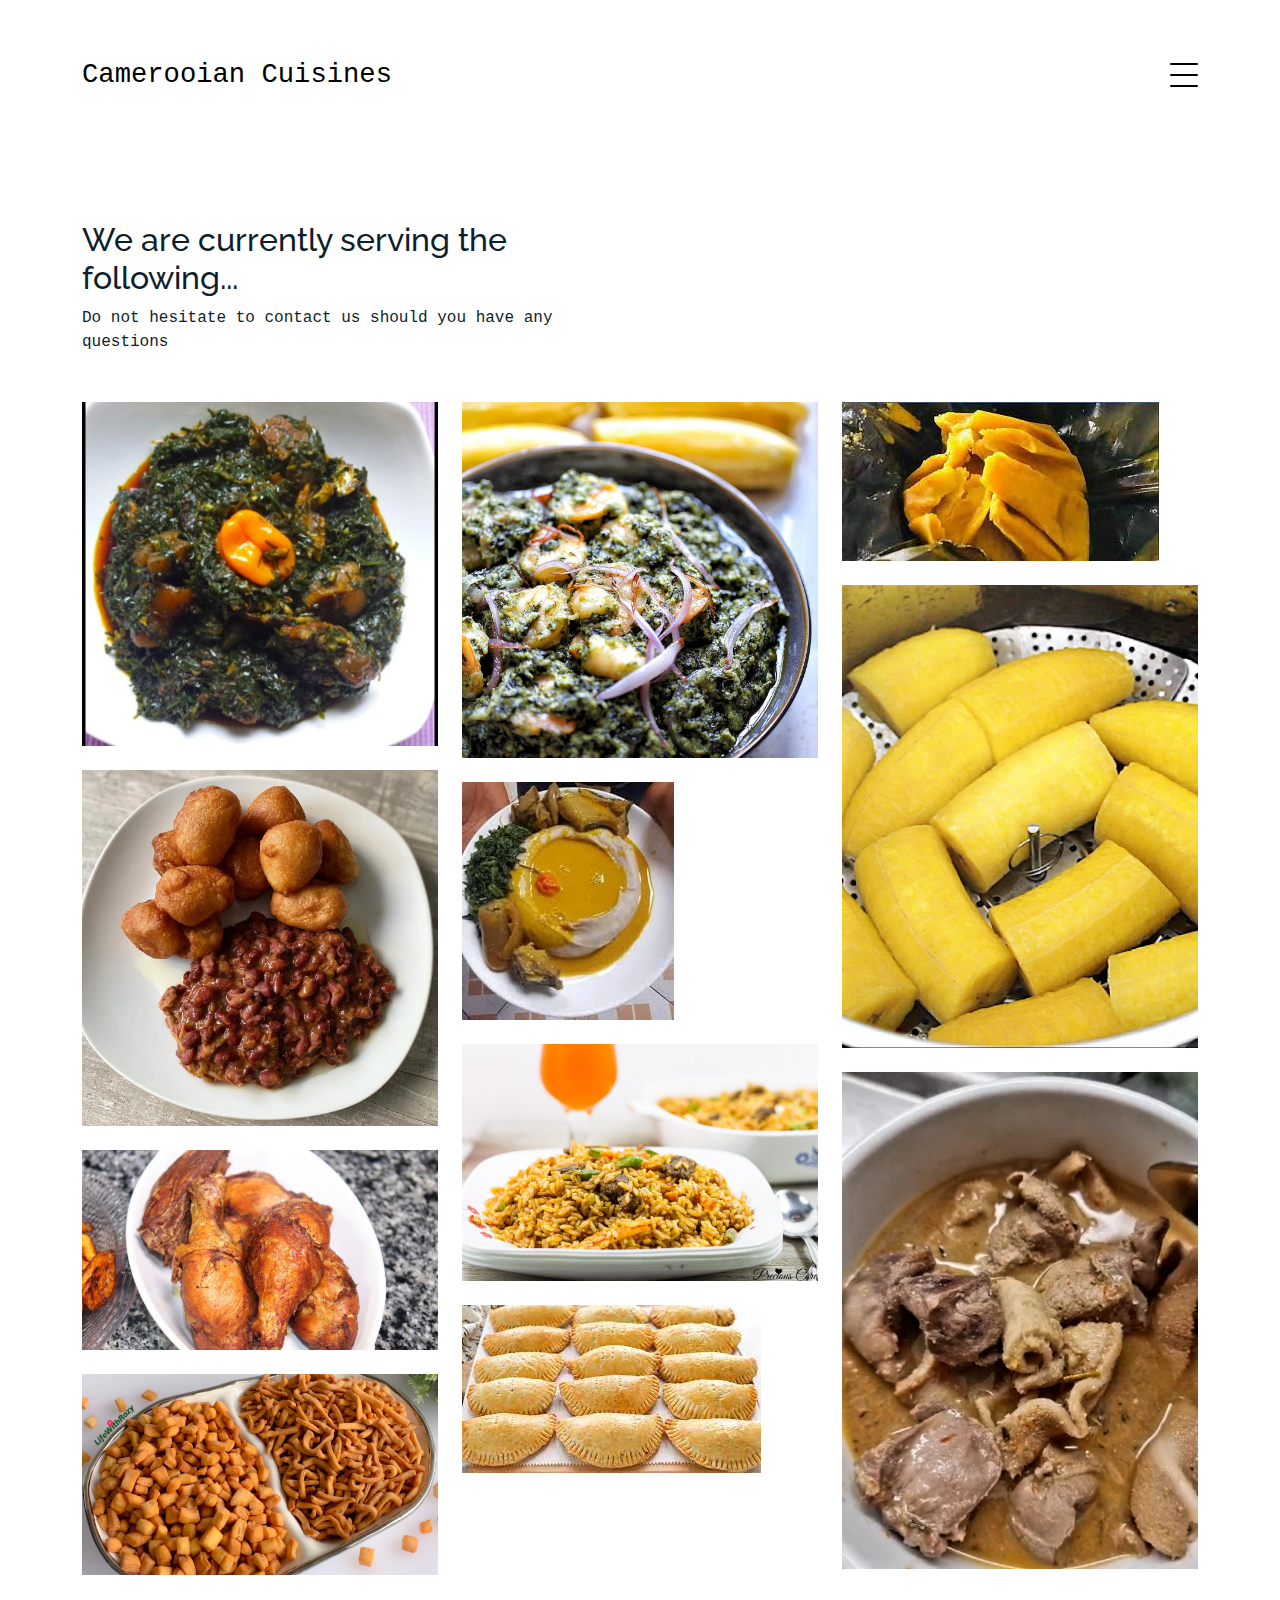
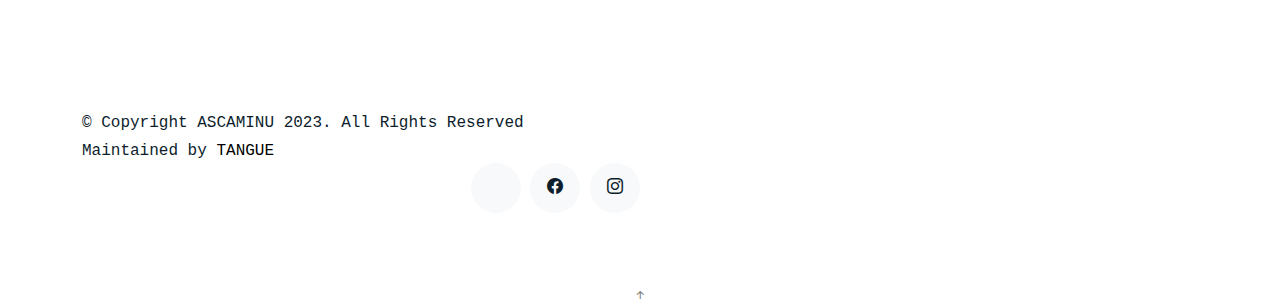
<file: cuisines/index.html>
<!DOCTYPE html>
<html lang="en">

<head>
  <meta charset="utf-8">
  <meta content="width=device-width, initial-scale=1.0" name="viewport">

  <title>Cameroonian Cuisnes</title>
  <meta content="" name="description">
  <meta content="" name="keywords">

  <!-- Favicons -->
  <link href=/img/favicon.png" rel="icon">
  <link href="../images/logos/favicon-16x16.png" rel="apple-touch-icon">

  <!-- Google Fonts -->
  <link href="https://fonts.googleapis.com/css?family=https://fonts.googleapis.com/css?family=Inconsolata:400,500,600,700|Raleway:400,400i,500,500i,600,600i,700,700i" rel="stylesheet">

  <!-- Vendor CSS Files -->
  <link href="assets/vendor/aos/aos.css" rel="stylesheet">
  <link href="assets/vendor/bootstrap/css/bootstrap.min.css" rel="stylesheet">
  <link href="assets/vendor/bootstrap-icons/bootstrap-icons.css" rel="stylesheet">
  <link href="assets/vendor/swiper/swiper-bundle.min.css" rel="stylesheet">

  <!-- Template Main CSS File -->
  <link href="assets/css/style.css" rel="stylesheet">
<!-- =======================================================
  * Template Name: MyPortfolio
  * Updated: Sep 18 2023 with Bootstrap v5.3.2
  * Template URL: https://bootstrapmade.com/myportfolio-bootstrap-portfolio-website-template/
  * Author: BootstrapMade.com
  * License: https://bootstrapmade.com/license/
  ======================================================== -->
</head>

<body>

  <!-- ======= Navbar ======= 
  <div class="collapse navbar-collapse custom-navmenu" id="main-navbar">
    <div class="container py-2 py-md-5">
      <div class="row align-items-start">
        <div class="col-md-2">
          <ul class="custom-menu">
            <li class="active"><a href="index.html">Home</a></li>
            <li><a href="about.html">About Me</a></li>
            <li><a href="services.html">Services</a></li>
            <li><a href="works.html">Works</a></li>
            <li><a href="contact.html">Contact</a></li>
          </ul>
        </div>
        <div class="col-md-6 d-none d-md-block  mr-auto">
          <div class="tweet d-flex">
            <span class="bi bi-twitter text-white mt-2 mr-3"></span>
            <div>
              <p><em>Lorem ipsum dolor sit amet consectetur adipisicing elit. Quisquam necessitatibus incidunt ut officiis explicabo inventore. <br> <a href="#">t.co/v82jsk</a></em></p>
            </div>
          </div>
        </div>
        <div class="col-md-4 d-none d-md-block">
          <h3>Hire Me</h3>
          <p>Lorem ipsum dolor sit amet consectetur adipisicing elit. Quisquam necessitatibus incidunt ut officiisexplicabo inventore. <br> <a href="#">myemail@gmail.com</a></p>
        </div>
      </div>
    </div>
  </div>
============= --> 
  <nav class="navbar navbar-light custom-navbar">
    <div class="container">
      <a class="navbar-brand" href="/cuisines/">Camerooian Cuisines</a>
      <a href="#" class="burger" data-bs-toggle="collapse" data-bs-target="#main-navbar">
        <span></span>
      </a>
    </div>
  </nav>

  <main id="main">

    <!-- ======= Meals Section======= -->
    <section class="section site-portfolio">
      <div class="container">
        <div class="row mb-5 align-items-center">
          <div class="col-md-12 col-lg-6 mb-4 mb-lg-0" data-aos="fade-up">
            <h2>We are currently serving the following...</h2>
            <p class="mb-0">Do not hesitate to contact us should you have any questions</p>
          </div>
        </div>
        <div id="portfolio-grid" class="row no-gutter" data-aos="fade-up" data-aos-delay="200">
          <div id="eru"class="item web col-sm-6 col-md-4 col-lg-4 mb-4">
            <a href="#" class="item-wrap fancybox">
              <div class="work-info">
                <h3 class="bg-secondary" >Eru</h3>
                <span>Eru leaves</span><br>
                <span>Water leaves/Spinach</span><br>
                <span>cow meat/cow skin/fish</span><br>
                <span>palm oil</span><br>
                <span>Seasoning cubes</span><br>
                <span>salt</span><br>
                <span>crayfish</span><br>
                <span>pepper</span><br>
              </div>
             <img class="img-fluid" src="/cuisines/assets/img/cuisine/eru.jpg">
            </a>
          </div>
          <div id="ndole" class="item web col-sm-6 col-md-4 col-lg-4 mb-4">
            <a href="#ndole" class="item-wrap fancybox">
              <div class="work-info">
                <h3 class="bg-secondary">Ndolé</h3>
                <ul class="">
                  <li class="list-group-item">Peanuts</li>
                  <li class="list-group-item">Bitter leaves</li>
                  <li class="list-group-item">Meat & Fish & Shrimps</li>
                  <li class="list-group-item">oil</li>
                  <li class="list-group-item">Salt & Seasoning cubes</li>
                </ul>
              </div>
             <img class="img-fluid" src="/cuisines/assets/img/cuisine/ndole.jpg">
            </a>
          </div> 
          <div id="koki" class="item web col-sm-6 col-md-4 col-lg-4 mb-4">
            <a href="#koki" class="item-wrap fancybox">
              <div class="work-info">
                <h3 class="bg-secondary">Koki Beans</h3>
                <ul class="">
                  <li class="list-group-item">Black-eyed pea (beans)</li>
                  <li class="list-group-item">Palm Oil</li>
                  <li class="list-group-item">Spinach</li>
                  <li class="list-group-item">Salt & Seasoning cube</li>
                  <li class="list-group-item">Chilli pepper</li>
                </ul>
              </div>
             <img class="img-fluid" src="/cuisines/assets/img/cuisine/koki.jpeg">
            </a>
          </div>  
           <div id="plantain" class="item web col-sm-6 col-md-4 col-lg-4 mb-4">
            <a href="#plaintain" class="item-wrap fancybox">
              <div class="work-info">
                <h3 class="bg-secondary">Boiled Plantains</h3>
                <ul class="">
                  <li class="list-group-item">Plantain</li>
                  <li class="list-group-item">Oil</li>
                  <li class="list-group-item">Water</li>
                  <li class="list-group-item">Salt</li>
                </ul>
              </div>
             <img class="img-fluid" src="/cuisines/assets/img/cuisine/plantain2.jpg">
            </a>
          </div>          
          <div id="puffpuff "class="item web col-sm-6 col-md-4 col-lg-4 mb-4">
            <a href="#puffpuff" class="item-wrap fancybox">
              <div class="work-info">
                <h3  class="bg-secondary"> Puff Puff & Beans</h3>

                <table class="table table-bordered opacity-50" >
                  <thead>
                    <tr>
                      <th scope="col">Puff Puff</th>
                      <th scope="col">Beans</th>
                    </tr>    
                  </thead>
                  <tbody>
                    <tr>
                      <td>wheat flour</td>
                      <td>Red beans</td>
                    </tr>
                    <tr>
                      <td>Sugar & salt</td>
                      <td>salt, Pepper, Garlic, Onion</td>
                    </tr>
                    <tr>
                      <td>Vegetatble Oil</td>
                      <td>Oil, ginger Tomatoes</td>
                    </tr>
                    <tr>
                      <td>Water</td>
                      <td>Crayfish, cowskin</td>
                    </tr>
                  </tbody>   
                </table>
              </div>
             <img class="img-fluid" src="/cuisines/assets/img/cuisine/puffpuff.webp">
            </a>
          </div> 
          <div id="achu" class="item web col-sm-6 col-md-4 col-lg-4 mb-4">
            <a href="#achu" class="item-wrap fancybox">
              <div class="work-info">
                <h3 class="bg-secondary">Achu</h3>
                <ul class="">
                  <li class="list-group-item">meat, cowskin, tripes,</li>
                  <li class="list-group-item">fish </li>
                  <li class="list-group-item">palm oil, baking soda</li>
                  <li class="list-group-item">Seasinging cubes </li>
                  <li class="list-group-item">Salt & pepper</li>
                </ul>
              </div>
             <img class="img-fluid" src="/cuisines/assets/img/cuisine/achu.jpeg">
            </a>
          </div>  
          <div id="jollof" class="item web col-sm-6 col-md-4 col-lg-4 mb-4">
            <a href="#jollof" class="item-wrap fancybox">
              <div class="work-info">
                <h3 class="bg-secondary">Fried/Jollof Rice</h3>
                <ul class="">
                  <li class="list-group-item">Parboiled Rice, Oil</li>
                  <li class="list-group-item">Curry, Green Onion</li>
                  <li class="list-group-item">Thyme, Bay leaf, mix vegies</li>
                  <li class="list-group-item"> garlic, White pepper</li>
                  <li class="list-group-item">Beef, fish, chicken</li>
                </ul>
              </div>
             <img class="img-fluid" src="/cuisines/assets/img/cuisine/jollof.jpg">
            </a>
          </div> 
          <div id="peppersoup" class="item web col-sm-6 col-md-4 col-lg-4 mb-4">
            <a href="#peppersoup" class="item-wrap fancybox">
              <div class="work-info">
                <h3 class="bg-secondary" >Pepper Soup</h3>
                <ul class="">
                  <li class="list-group-item">Beef, Cownskin, Stripes</li>
                  <li class="list-group-item">Njansa seeds</li>
                  <li class="list-group-item">Chilli pepper</li>
                  <li class="list-group-item">Salt, White & black pepper</li>
                  <li class="list-group-item">Seasoning cubes</li>
                </ul>
              </div>
             <img class="img-fluid" src="/cuisines/assets/img/cuisine/peppersoup.jpeg">
            </a>
          </div>
          
           <div id="chicken" class="item web col-sm-6 col-md-4 col-lg-4 mb-4">
            <a href="#chicken" class="item-wrap fancybox">
              <div class="work-info">
                <h3 class="bg-secondary" >Fried Chicken(ingredients)</h3>
                <ul class="">
                  <li class="list-group-item">Chicken</li>
                  <li class="list-group-item">Garlic &Ginger</li>
                  <li class="list-group-item">Celery & Parsely</li>
                  <li class="list-group-item">White Pepper &Seasoning cubes</li>
                  <li class="list-group-item">Vegetable Oil Salt</li>
                </ul>
              </div>
             <img class="img-fluid" src="/cuisines/assets/img/cuisine/chicken.jpg">
            </a>
          </div> 
          <div id="pie" class="item web col-sm-6 col-md-4 col-lg-4 mb-4">
            <a href="#pie" class="item-wrap fancybox">
              <div class="work-info">
                <h3 class="bg-secondary" >Meat Pie</h3>
                <ul class="">
                  <li class="list-group-item">Flour, baking powder, Egg, </li>
                  <li class="list-group-item">butter,water, salt, garlic</li>
                  <li class="list-group-item">Beef, chilli Pepper, Onion</li>
                  <li class="list-group-item">white pepper, bay leaf</li>
                  <li class="list-group-item">Carrot, seasoning cubes, oil</li>
                </ul>
              </div>
             <img class="img-fluid" src="/cuisines/assets/img/cuisine/pie.jpeg">
            </a>
          </div>
          <div id="chinchin" class="item web col-sm-6 col-md-4 col-lg-4 mb-4">
            <a href="#chinchin" class="item-wrap fancybox">
              <div class="work-info">
                <h3 class="bg-secondary">Chin Chin</h3>
                <ul class="">
                  <li class="list-group-item">Flour, Sugar, Milk</li>
                  <li class="list-group-item">Butter, Orange Zest(skin)</li>
                  <li class="list-group-item">Nutmeg, Salt, Egg</li>
                  <li class="list-group-item">Baking Powder</li>
                  <li class="list-group-item">Oil for frying </li>
                </ul>
              </div>
             <img class="img-fluid" src="/cuisines/assets/img/cuisine/chinchin.jpg">
            </a>
          </div>   
        </div>
      </div>
    </section><!-- End  Section -->

    <!--  ========= MORE CUISINES HERE ===== -->

    
  </main><!-- End #main -->

  <!-- ======= Footer ======= -->
  <footer class="footer" role="contentinfo">
    <div class="container">
      <div class="row">
          <div class="col-sm-6">
            <p class="mb-1">&copy; Copyright ASCAMINU 2023. All Rights Reserved</p>
            Maintained by <a href="https://tangue-muweh.se/">TANGUE</a>
          </div>
        </div>
        <div class="col-sm-6 social text-md-end">
          <a href="https://www.twitter.com/ascaminu><span class="bi bi-twitter"></span></a>
          <a href="https://www.facebook.com/umeacameroonians"><span class="bi bi-facebook"></span></a>
          <a href="https://www.instagram.com/ascaminu8"><span class="bi bi-instagram"></span></a>
          <!-- <a href="#"><span class="bi bi-linkedin"></span></a> -->
        </div>
      </div>
    </div>
  </footer>

  <a href="#" class="back-to-top d-flex align-items-center justify-content-center"><i class="bi bi-arrow-up-short"></i></a>

  <!-- Vendor JS Files -->
  <script src="assets/vendor/aos/aos.js"></script>
  <script src="assets/vendor/bootstrap/js/bootstrap.bundle.min.js"></script>
  <script src="assets/vendor/isotope-layout/isotope.pkgd.min.js"></script>
  <script src="assets/vendor/swiper/swiper-bundle.min.js"></script>
  <script src="assets/vendor/php-email-form/validate.js"></script>

  <!-- Template Main JS File -->
  <script src="assets/js/main.js"></script>

</body>

</html>
</file>
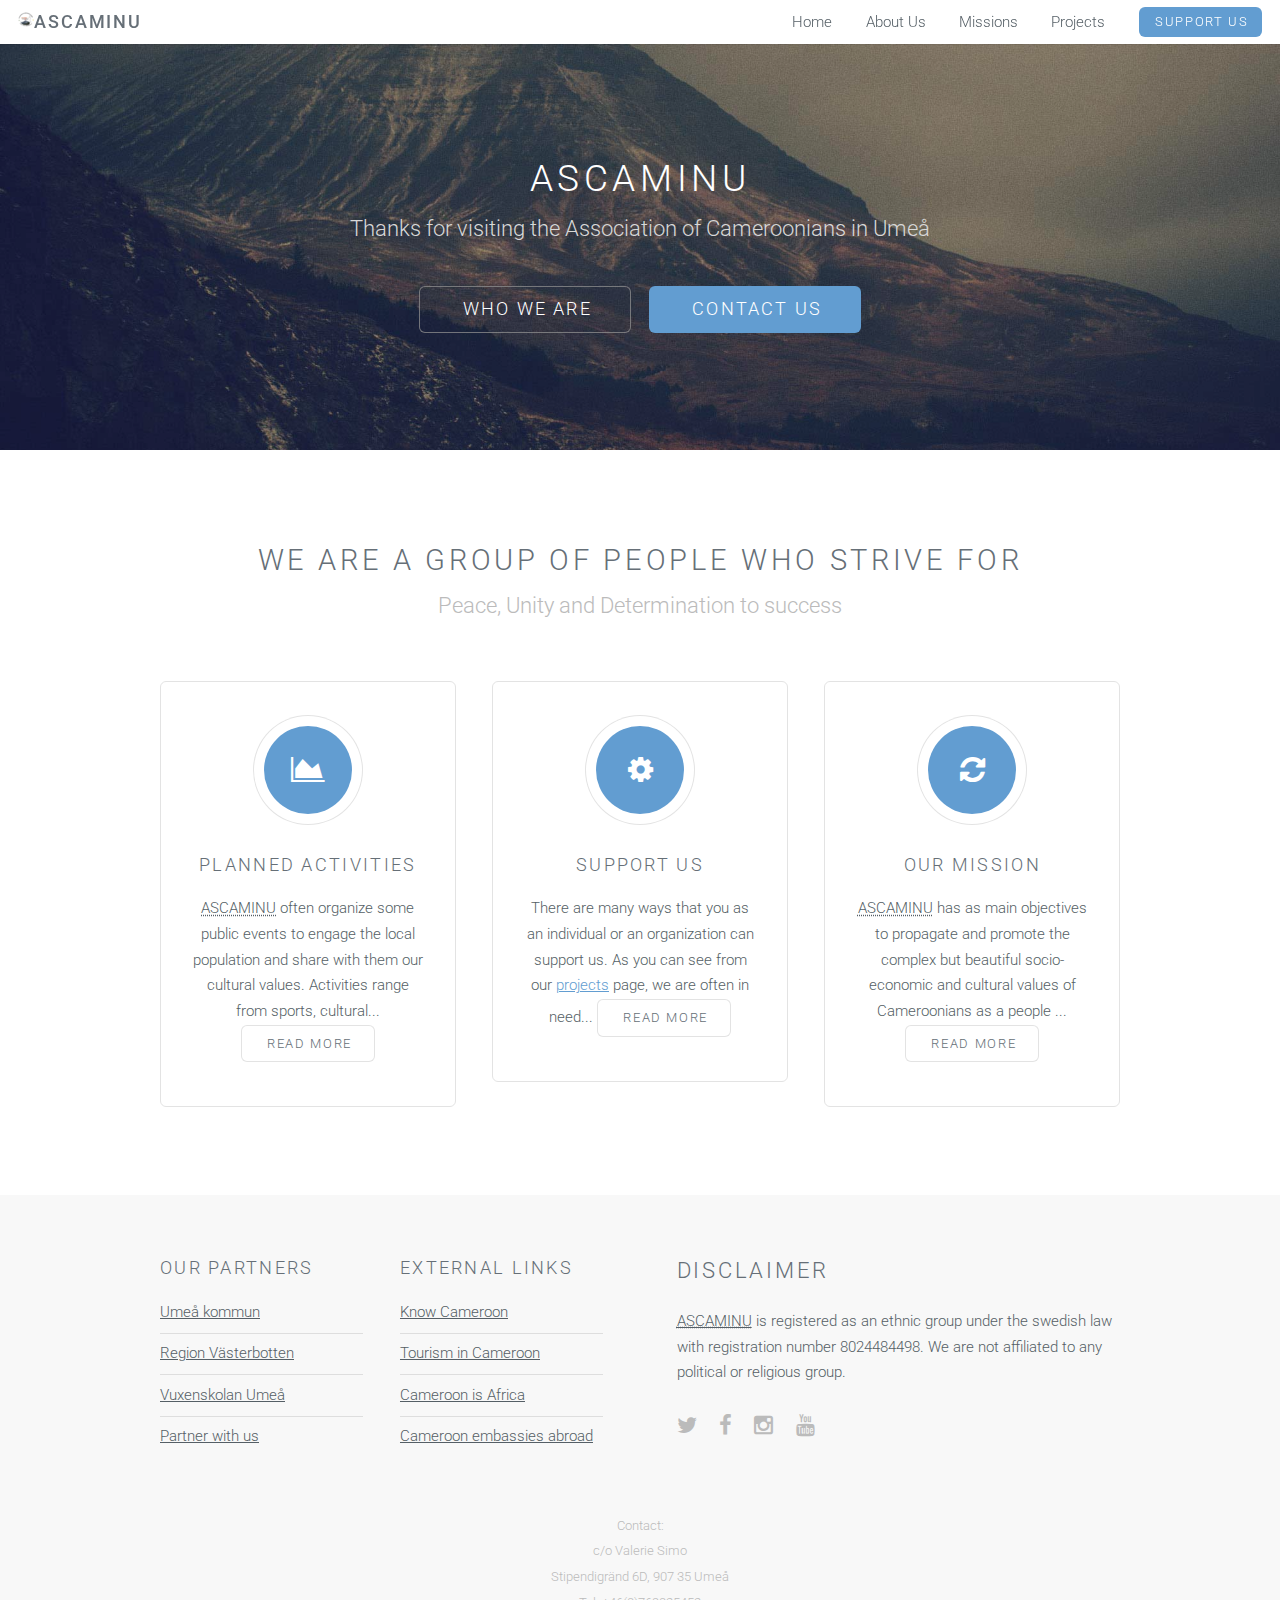
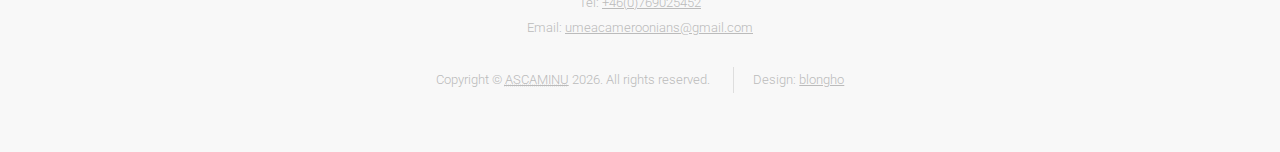
<file: website.bak/index.html>
<!DOCTYPE HTML>
<!--
	Designed by blongho02[at]gmailDotcom with template from 
	templated.co @templatedco
	Released for free under the Creative Commons Attribution 3.0 license (templated.co/license)
-->
<html>
    <head>
        <title>Association of Cameroonians in Umeå - ASCAMINU | Official
            Page</title>
        <meta name="viewport" content="width=device-width, initial-scale=1">
        <meta http-equiv="content-type" content="text/html; charset=utf-8"/>
        <meta name="description" content="This is the official page of the Association of Cameroonians in Umeå. It is the public channel of ASCAMINU
        . Here you can browse in the projects page to see our planned activities, in our support page, you get information about how to support us, 
        and in our about us page, you get to know better who we are and why we exist"/>
        <meta name="keywords"
              content="ASCAMINU, Cameroon, 'Cameroonians in Umeå', Umeå kommun, Cameroonians"/>
        <!-- favicons -->
        <link rel="apple-touch-icon" sizes="57x57" href="/apple-icon-57x57.png">
        <link rel="apple-touch-icon" sizes="60x60"
              href="images/logos/apple-icon-60x60.png">
        <link rel="apple-touch-icon" sizes="72x72"
              href="images/logos/apple-icon-72x72.png">
        <link rel="apple-touch-icon" sizes="76x76"
              href="images/logos/apple-icon-76x76.png">
        <link rel="apple-touch-icon" sizes="114x114"
              href="images/logos/apple-icon-114x114.png">
        <link rel="apple-touch-icon" sizes="120x120"
              href="images/logos/apple-icon-120x120.png">
        <link rel="apple-touch-icon" sizes="144x144"
              href="images/logos/apple-icon-144x144.png">
        <link rel="apple-touch-icon" sizes="152x152"
              href="images/logos/apple-icon-152x152.png">
        <link rel="apple-touch-icon" sizes="180x180"
              href="images/logos/apple-icon-180x180.png">
        <link rel="icon" type="image/png" sizes="192x192"
              href="images/logos/android-icon-192x192.png">
        <link rel="icon" type="image/png" sizes="32x32"
              href="images/logos/favicon-32x32.png">
        <link rel="icon" type="image/png" sizes="96x96"
              href="images/logos/favicon-96x96.png">
        <link rel="icon" type="image/png" sizes="16x16"
              href="images/logos/favicon-16x16.png">
        <link rel="manifest" href="/manifest.json">
        <meta name="msapplication-TileColor" content="#ffffff">
        <meta name="msapplication-TileImage"
              content="images/logos/ms-icon-144x144.png">
        <meta name="theme-color" content="#ffffff">
        <!--[if lte IE 8]>
        <script src="js/html5shiv.js"></script><![endif]-->
        <script src="js/jquery.min.js"></script>
        <script src="js/skel.min.js"></script>
        <script src="js/skel-layers.min.js"></script>
        <script src="js/init.js"></script>
        <noscript>
            <link rel="stylesheet" href="css/skel.css"/>
            <link rel="stylesheet" href="css/style.css"/>
            <link rel="stylesheet" href="css/style-xlarge.css"/>
        </noscript>
    </head>
    <body id="top">

        <!-- Header -->
        <header id="header" class="skel-layers-fixed">
            <h1><a href="index.html"><img src="images/logos/favicon-16x16.png"
                                          alt="ASCAMINU logo">ASCAMINU</a></h1>
            <nav id="nav">
                <ul>
                    <!-- Fix this menu item later when all pages have been designed -->
                    <li><a href="index.html">Home</a></li>
                    <li><a href="about-us.html#aboutUs">About Us</a>
                    </li>
                    <li><a href="about-us.html#ourMission">Missions</a>
                    </li>
                    <li><a href="projects.html">Projects</a></li>
                    <li><a href="support.html#support"
                           class="button special">Support us</a></li>
                </ul>
            </nav>
        </header>

        <!-- Banner -->
        <section id="banner">
            <div class="inner">
                <h2>ASCAMINU</h2>
                <p>Thanks for visiting the Association of Cameroonians in
                    Umeå</p>
                <ul class="actions">
                    <li><a href="about-us.html" class="button big alt">Who
                        we are</a></li>
                    <li><a href="mailto:umeacameroonians@gmail.com"
                           class="button big special">Contact us</a></li>
                </ul>
            </div>
        </section>

        <!-- One -->
        <section id="one" class="wrapper style1">
            <header class="major">
                <h2>We are a group of people who strive for </h2>
                <p>Peace, Unity and Determination to success</p>
            </header>
            <div class="container">
                <div class="row">
                    <div class="4u">
                        <section class="special box">
                            <i class="icon fa-area-chart major"></i>
                            <!-- Link to about us page -->
                            <h3><a href="projects.html">Planned
                                activities</a></h3>
                            <p>
                                <abbr
                                    title="Association of Cameroonians in Umeå">ASCAMINU</abbr>
                                often organize some public events to engage the
                                local population and share with them our
                                cultural values.
                                Activities range from sports, cultural...<a
                                href="projects.html"
                                class="button alt">read more</a>
                            </p>
                        </section>
                    </div>
                    <div class="4u">
                        <section class="special box">
                            <i class="icon fa-cog major"></i>
                            <!-- Link to support us page-->
                            <h3><a href="support.html">Support us</a>
                            </h3>
                            <p>
                                There are many ways that you as an individual or
                                an organization
                                can support us. As you can see from our <a
                                href="projects.html">projects</a> page,
                                we
                                are often in need... <a
                                    href="support.html" class="button alt">read
                                more</a>
                            </p>
                        </section>
                    </div>
                    <div class="4u">
                        <section class="special box">
                            <i class="icon fa-refresh major"></i>
                            <!-- Link to our mission page-->
                            <h3><a href="about-us.html#ourMission">Our
                                mission</a></h3>
                            <p>
                                <abbr
                                    title="Association of Cameroonians in Umeå">ASCAMINU</abbr>
                                has as main objectives to propagate and promote
                                the complex
                                but beautiful socio-economic and cultural values
                                of Cameroonians
                                as a people ... <a
                                href="about-us.html#ourMission"
                                class="button alt">
                                read more</a>
                            </p>
                        </section>
                    </div>

                </div>
            </div>
        </section>

        <!-- Footer -->
        <footer id="footer">
            <div class="container">
                <div class="row double">
                    <div class="6u">
                        <div class="row collapse-at-2">
                            <div class="6u">
                                <h3 id="partners">Our partners</h3>
                                <ul class="alt">
                                    <li><a href="http://umea.se/">Umeå
                                        kommun</a></li>
                                    <li><a href="http://regionvasterbotten.se/">Region
                                        Västerbotten</a></li>
                                    <li><a
                                        href="http://www.sv.se/avdelningar/sv-vasterbotten/vara-lokala-kontor/umea/">Vuxenskolan
                                        Umeå</a></li>
                                    <li><a href="#">Partner with us</a></li>
                                    <!-- Partner with us -->
                                </ul>
                            </div>
                            <div class="6u">
                                <h3>External links</h3>
                                <ul class="alt">
                                    <li id="cmr_facts"><a
                                        href="https://www.cia.gov/library/publications/the-world-factbook/geos/cm.html"
                                        target="_blank">Know Cameroon</a></li>
                                    <li><a
                                        href="http://www.mintour.gov.cm/en/tourism-page/"
                                        target="_blank">Tourism in Cameroon</a>
                                    </li>
                                    <li><a
                                        href="http://edition.cnn.com/2014/01/22/travel/all-africa-one-country-cameroon/"
                                        target="_blank">Cameroon is Africa</a>
                                    </li>
                                    <li><a
                                        href="http://www.embassy-worldwide.com/country/cameroon/"
                                        target="_blank">Cameroon embassies
                                        abroad</a></li>
                                </ul>
                            </div>
                        </div>
                    </div>
                    <div class="6u">
                        <h2>Disclaimer</h2>
                        <p>
                            <abbr title="Association of Cameroonians in Umeå"><a
                                href="#"> ASCAMINU</a></abbr>
                            is registered as an ethnic group under the swedish
                            law with registration number 8024484498.
                            We are not affiliated to any political or religious
                            group.
                        </p>
                        <ul class="icons">
                            <li><a href="http://www.twitter.com/ascaminu"
                                   class="icon fa fa-twitter"><span
                                class="label">Twitter</span></a></li>
                            <li><a
                                href="https://www.facebook.com/umeacameroonians/"
                                class="icon fa fa-facebook"><span class="label">Facebook</span></a>
                            </li>
                            <li><a href="http://www.twitter.com/ascaminu"
                                   class="icon fa fa-instagram"><span
                                class="label">Instagram</span></a></li>
                            <li><a href="http://www.youtube.com/ascaminu"
                                   class="icon fa fa-youtube"><span
                                class="label">LinkedIn</span></a></li>
                        </ul>
                    </div>
                </div>
                <ul class="copyright">
                    <li id="contactUs">Contact: <br> c/o Valerie Simo <br>
                        Stipendigränd 6D, 907 35 Umeå <br> Tel: <a
                            href="tel:+46769025452">+46(0)769025452</a><br>Email:
                        <a href="mailto:umeacameroonians@gmail.com">umeacameroonians@gmail.com</a>
                    </li>

                </ul>
                <ul class="copyright">
                    <li>Copyright &copy; <abbr
                        title="Association of Cameroonians in Umeå"><a
                        href="index.html"> ASCAMINU</a></abbr> <span
                        id="year"></span>.
                        All rights reserved.
                    </li>
                    <li>Design: <a
                        href="mailto:blongho02@gmail.com?Subject=Enquiry"
                        target="_top">blongho </a></li>
                </ul>
            </div>
        </footer>
    </body>
</html>
</file>
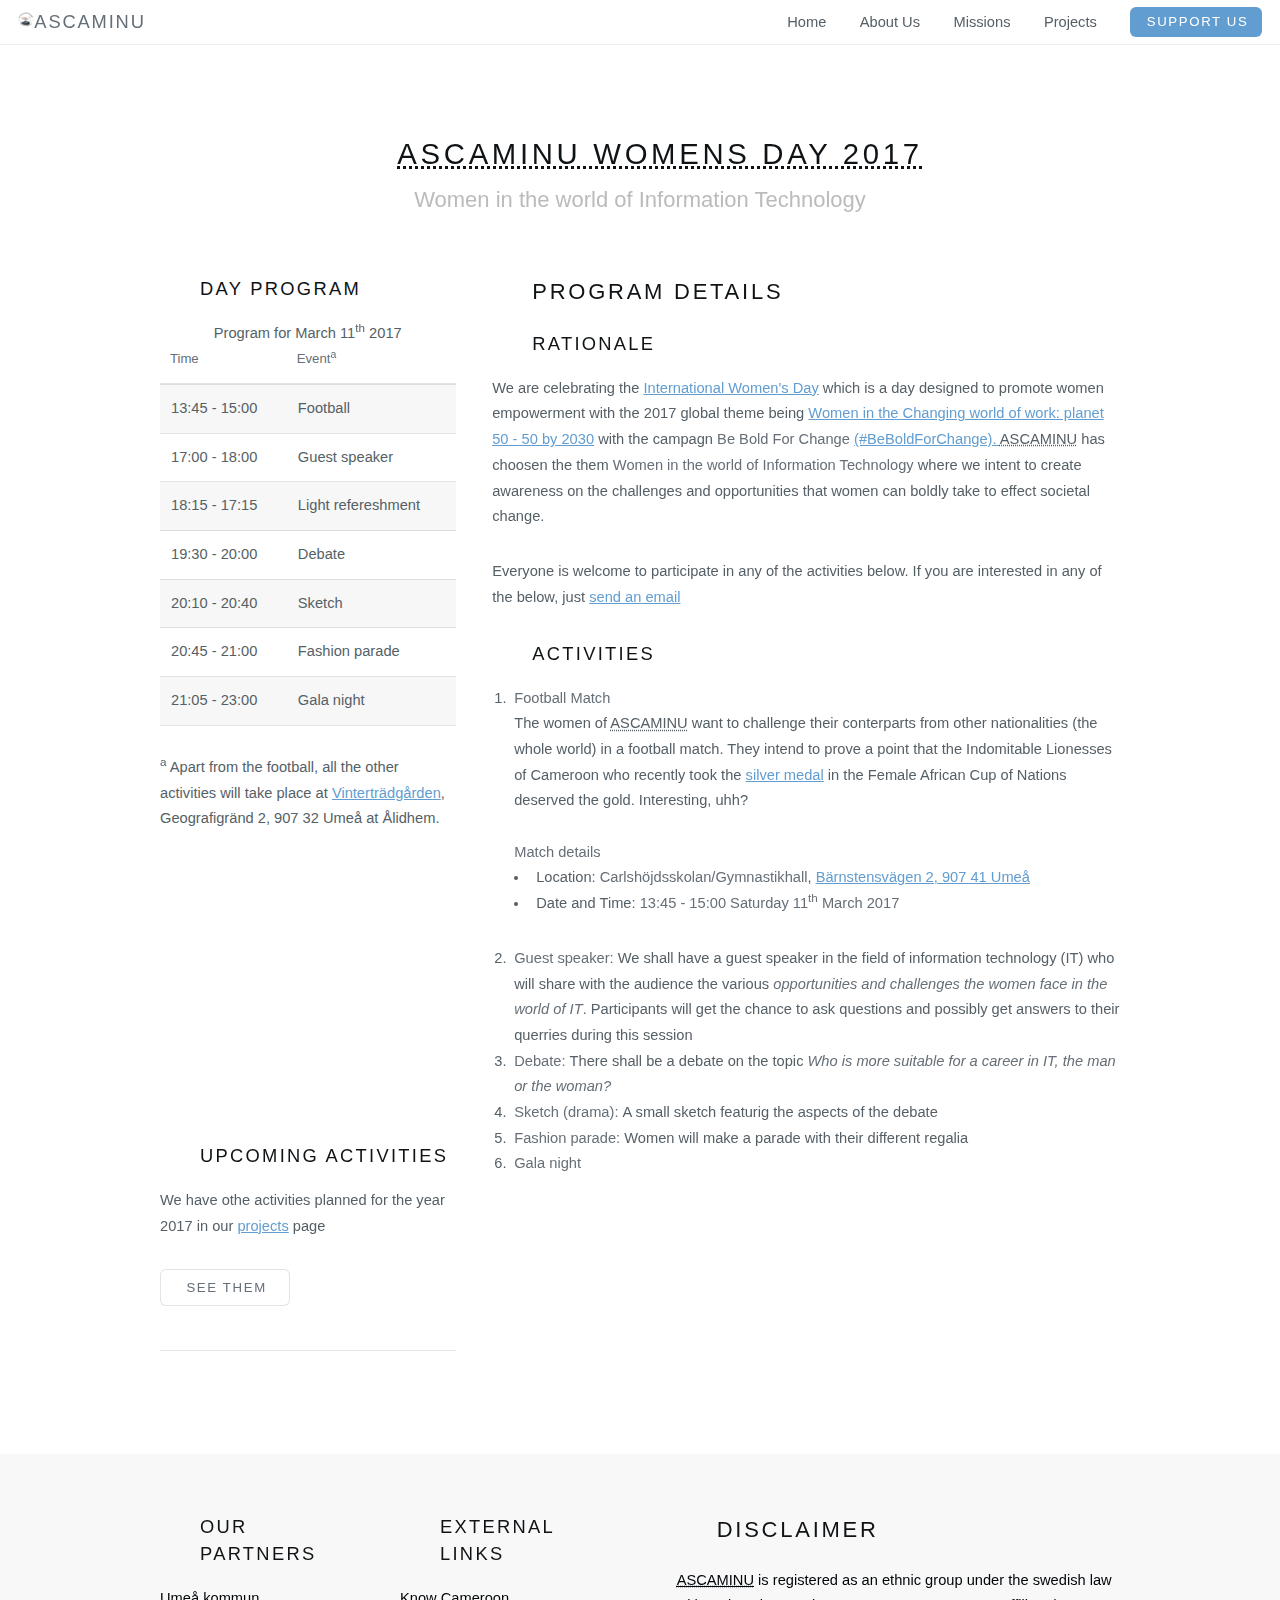
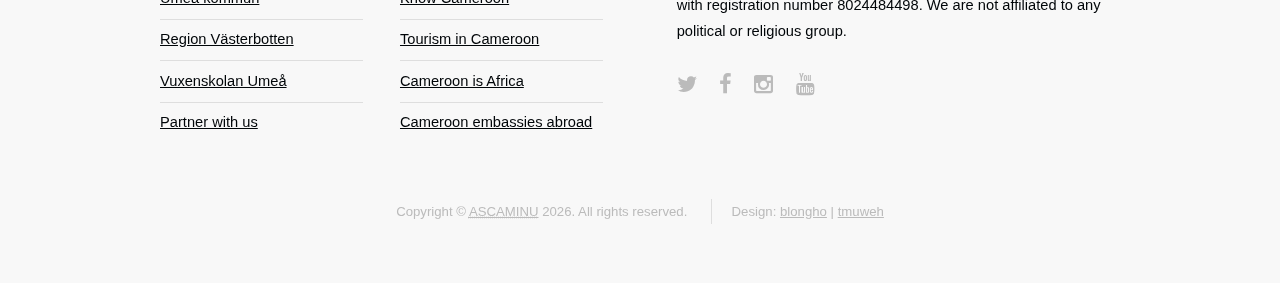
<file: ascaminu-Womens-Day.html>
<!DOCTYPE HTML>
<!--
   	Designed by blongho02[at]gmailDotcom with template from 
	templated.co @templatedco
	Released for free under the Creative Commons Attribution 3.0 license (templated.co/license)
	
    First published: 2017-02-20
    Last edited by Bernard Longho @ 2017-02-23 20:28
    Modification added: 
    - Added correct theme for the event
    
-->
<html lang="en">
	<head>
		<title>Association of Cameroonians in Umeå - ASCAMINU | ASCAMINU Women's Day 2017 celebration</title>
        <meta name="viewport" content="width=device-width, initial-scale=1">
        <meta http-equiv="content-type" content="text/html; charset=utf-8" />
        <meta name="description" content="This page contains the detailed program of ASCAMINU Women's Day 2017 celebration. 
        Here you will find all information about the activities of the day and the times of execution" />
        <meta name="keywords" content="ASCAMINU, Cameroon, 'Cameroonians in Umeå', Umeå kommun, Cameroonians" />
        <!-- favicons -->
        <link rel="apple-touch-icon" sizes="57x57" href="/apple-icon-57x57.png">
        <link rel="apple-touch-icon" sizes="60x60" href="images/logos/apple-icon-60x60.png">
        <link rel="apple-touch-icon" sizes="72x72" href="images/logos/apple-icon-72x72.png">
        <link rel="apple-touch-icon" sizes="76x76" href="images/logos/apple-icon-76x76.png">
        <link rel="apple-touch-icon" sizes="114x114" href="images/logos/apple-icon-114x114.png">
        <link rel="apple-touch-icon" sizes="120x120" href="images/logos/apple-icon-120x120.png">
        <link rel="apple-touch-icon" sizes="144x144" href="images/logos/apple-icon-144x144.png">
        <link rel="apple-touch-icon" sizes="152x152" href="images/logos/apple-icon-152x152.png">
        <link rel="apple-touch-icon" sizes="180x180" href="images/logos/apple-icon-180x180.png">
        <link rel="icon" type="image/png" sizes="192x192"  href="images/logos/android-icon-192x192.png">
        <link rel="icon" type="image/png" sizes="32x32" href="images/logos/favicon-32x32.png">
        <link rel="icon" type="image/png" sizes="96x96" href="images/logos/favicon-96x96.png">
        <link rel="icon" type="image/png" sizes="16x16" href="images/logos/favicon-16x16.png">
        <link rel="manifest" href="/manifest.json">
        <meta name="msapplication-TileColor" content="#ffffff">
        <meta name="msapplication-TileImage" content="images/logos/ms-icon-144x144.png">
        <meta name="theme-color" content="#ffffff">
                <!--[if lte IE 8]><script src="js/html5shiv.js"></script><![endif]-->
        <script src="js/jquery.min.js"></script>
        <script src="js/skel.min.js"></script>
        <script src="js/skel-layers.min.js"></script>
        <script src="js/init.js"></script>
        <noscript>
            <link rel="stylesheet" href="css/skel.css" />
            <link rel="stylesheet" href="css/style.css" />
            <link rel="stylesheet" href="css/style-xlarge.css" />
        </noscript>
    </head>
	<body id="top">

		<!-- Header -->
        <header id="header" class="skel-layers-fixed">
            <h1><a href="index.html"><img src="images/logos/favicon-16x16.png" alt="ASCAMINU logo">ASCAMINU</a></h1> 
            <nav id="nav">
                <ul>
                    <!-- Fix this menu item later when all pages have been designed -->
                    <li><a href="index.html">Home</a></li>
                    <li><a href="about-us.html#aboutUs">About Us</a></li>
                    <li><a href="about-us.html#ourMission">Missions</a></li>
                    <li><a href="projects.html">Projects</a></li>
                    <li><a href="support.html#support" class="button special">Support us</a></li>
                </ul>
            </nav>
        </header>


		<!-- Main -->
					<section id="main" class="wrapper style1">
				<header class="major">
				
					<h2><abbr title="Association of Cameroonians in Umeå">ASCAMINU Womens Day 2017</abbr></h2>
					<p>Women in the world of Information Technology</p>
				</header>
				<div class="container">
					<div class="row">
						<div class="4u">
						<section>
								<h3 id="dayProgram">Day program</h3>
									<table>
                                    <caption>Program for March 11<sup>th</sup> 2017</caption>
									    <thead>
									        <tr>
									            <th>Time</th>
									            <th>Event<sup>a</sup></th>
									        </tr>
									    </thead>
									    <tbody>
									        <tr>
									            <td><time datetime="2017-03-11 14:00">13:45 - 15:00 </time></td>
									            <td>Football </td>
									        </tr>
									        <tr>
									            <td><time datetime="2017-03-11 17:00">17:00 - 18:00 </time></td>
									            <td>Guest speaker</td>
									        </tr>
									        <tr>
									            <td><time datetime="2017-03-11 18:15">18:15 - 17:15 </time></td>
									            <td>Light refereshment</td>
									        </tr>
									        <tr>
									            <td><time datetime="2017-03-11 19:30">19:30 - 20:00 </time></td>
									            <td>Debate</td>
									        </tr>
									        <tr>
									            <td><time datetime="2017-03-11 20:10">20:10 - 20:40 </time></td>
									            <td>Sketch</td>
									        </tr>
									        <tr>
                                             <td>
                                             <time datetime="2017-03-11 20:45">20:45 - 21:00 </time></td>
									           <td>Fashion parade</td>
									        </tr>
									        <tr>
									            <td><time datetime="2017-03-11 20:45">21:05 - 23:00 </time></td>
									            <td>Gala night</td>
									        </tr>
									    </tbody>
									    
									</table>
								<sup>a</sup> Apart from the football, all the other activities will take place at <a href="https://goo.gl/maps/6E7XKzrFcyB2https://goo.gl/maps/6E7XKzrFcyB2">Vinterträdgården</a>, Geografigränd 2, 907 32 Umeå at Ålidhem.
								<iframe src="https://www.google.com/maps/embed?pb=!1m18!1m12!1m3!1d1761.0689786418245!2d20.30722571625723!3d63.80734858344301!2m3!1f0!2f0!3f0!3m2!1i1024!2i768!4f13.1!3m3!1m2!1s0x467c5a579d9f7885%3A0x9bb571f137c9f42d!2sGeografigr%C3%A4nd+2%2C+907+32+Ume%C3%A5!5e0!3m2!1sen!2sse!4v1487597727131" width="400" height="250" style="border:0" allowfullscreen></iframe>
							</section>
							<br><br>
							<section>
								<h3>Upcoming activities</h3>
								<p>We have othe activities planned for the year 2017 in our <a href="projects.html">projects</a> page</p>
								<ul class="actions">
									<li><a href="projects.html" class="button alt">See them</a></li>
								</ul>
							</section>
							<hr />
							
						</div>
						
						<div class="8u skel-cell-important">
							<section>
								<h2>Program details</h2>
<!--								<a href="#" class="image fit"><img src="images/pic03.jpg" alt="" /></a>-->
                            <h3>Rationale</h3>
								<p>We are celebrating the <a href="https://www.internationalwomensday.com/" target="_blank">International Women's Day</a> which is a day designed to promote women empowerment with the 2017 global theme being <a href="http://www.un.org/en/events/womensday/">Women in the Changing world of work: planet 50 - 50 by 2030</a> with the campagn <b>Be Bold For Change</b> <a href="https://twitter.com/hashtag/BeBoldForChange?src=hash&lang=en"> (#BeBoldForChange). </a> <abbr title="Association of Cameroonians in Umeå">ASCAMINU</abbr> has choosen the them <b>Women in the world of Information Technology</b> where we intent to create awareness on the challenges and opportunities that women can boldly take to effect societal change. </p>
								<p>Everyone is welcome to participate in any of the <a href="#activities"></a>activities below. If you are interested in any of the below, just <a href="mailto:umeacameroonians@gmail.com" target="_self">send an email</a> </p>
								<h3 id="activities">Activities</h3>
								<ol>
								    <li id="football"><b>Football Match</b><br>
								    The women of <abbr title="Association of Cameroonians in Umeå"> ASCAMINU</abbr> want to challenge their conterparts from other nationalities (the whole world) in a football match. They intend to prove a point that the Indomitable Lionesses of Cameroon who recently took the <a href="http://www.bbc.com/sport/football/38195921" target="_blank">silver medal</a> in the Female African Cup of Nations deserved the gold. Interesting, uhh? <br><br>
                                  <b>Match details</b>
								      <ul>
                                        <li>Location: <b>Carlshöjdsskolan/Gymnastikhall</b>, <a href="https://goo.gl/maps/hw7jTM151ou" target="_blank"> Bärnstensvägen 2, 907 41 Umeå</a></li>
								        <li>Date and Time: <time datetime="2017-03-11 14:00"> <b>13:45 - 15:00   Saturday 11<sup>th</sup> March 2017 </b></time></li>
								    </ul>
								    </li>
								    								    <li id="education"><b>Guest speaker: </b> We shall have a guest speaker in the field of information technology (IT) who will share with the audience the various <b><em> opportunities and challenges the women face in the world of IT</em></b>. Participants will get the chance to ask questions and possibly get answers to their querries during this session</li>
								    <li id="culturalDiversity"><b>Debate: </b> There shall be a debate on the topic <b><em>Who is more suitable for a career in IT, the man or the woman?</em></b></li>
								    <li id="culturalDiversity1"><b>Sketch (drama): </b>A small sketch featurig the aspects of the debate</li>
								    <li id="culturalDiversity2"><b>Fashion parade: </b> Women will make a parade with their different regalia</li>
								    <li id="relaxation"><b>Gala night</b></li>
								</ol>
								</section>
						</div>
					</div>
					
				</div>
			</section>

         <!-- Footer -->
         <footer id="footer">
            <div class="container">
                <div class="row double">
                    <div class="6u">
                        <div class="row collapse-at-2">
                            <div class="6u">
                                <h3 id="partners">Our partners</h3>
                                <ul class="alt">
                                    <li><a href="http://umea.se/">Umeå
                                        kommun</a></li>
                                    <li><a href="http://regionvasterbotten.se/">Region
                                        Västerbotten</a></li>
                                    <li><a
                                        href="http://www.sv.se/avdelningar/sv-vasterbotten/vara-lokala-kontor/umea/">Vuxenskolan
                                        Umeå</a></li>
                                    <li><a href="#">Partner with us</a></li>
                                    <!-- Partner with us -->
                                </ul>
                            </div>
                            <div class="6u">
                                <h3>External links</h3>
                                <ul class="alt">
                                    <li id="cmr_facts"><a
                                        href="https://www.cia.gov/library/publications/the-world-factbook/geos/cm.html"
                                        target="_blank">Know Cameroon</a></li>
                                    <li><a
                                        href="http://www.mintour.gov.cm/en/tourism-page/"
                                        target="_blank">Tourism in Cameroon</a>
                                    </li>
                                    <li><a
                                        href="http://edition.cnn.com/2014/01/22/travel/all-africa-one-country-cameroon/"
                                        target="_blank">Cameroon is Africa</a>
                                    </li>
                                    <li><a
                                        href="http://www.embassy-worldwide.com/country/cameroon/"
                                        target="_blank">Cameroon embassies
                                        abroad</a></li>
                                </ul>
                            </div>
                        </div>
                    </div>
                    <div class="6u">
                        <h2>Disclaimer</h2>
                        <p>
                            <abbr title="Association of Cameroonians in Umeå"><a
                                href="#"> ASCAMINU</a></abbr>
                            is registered as an ethnic group under the swedish
                            law with registration number 8024484498.
                            We are not affiliated to any political or religious
                            group.
                        </p>
                        <ul class="icons">
                            <li><a href="http://www.twitter.com/ascaminu"
                                   class="icon fa fa-twitter"><span
                                class="label">Twitter</span></a></li>
                            <li><a
                                href="https://www.facebook.com/umeacameroonians/"
                                class="icon fa fa-facebook"><span class="label">Facebook</span></a>
                            </li>
                            <li><a href="http://www.twitter.com/ascaminu"
                                   class="icon fa fa-instagram"><span
                                class="label">Instagram</span></a></li>
                            <li><a href="http://www.youtube.com/ascaminu"
                                   class="icon fa fa-youtube"><span
                                class="label">LinkedIn</span></a></li>
                        </ul>
                    </div>
                </div>
                <ul class="copyright">
                    <li>Copyright &copy; <abbr
                        title="Association of Cameroonians in Umeå"><a
                        href="index.html"> ASCAMINU</a></abbr> <span
                        id="year"></span>.
                        All rights reserved.
                    </li>
                    <li>Design: <a
                        href="mailto:blongho02@gmail.com?Subject=Enquiry"
                        target="_top">blongho</a><span class="divide"> | </span><a
                        href="mailto:tangue.muweh@gmail.com?Subject=Enquiry"
                        target="_top">tmuweh</a> 
                    </li>
                </ul>
            </div>
        </footer>
	</body>
</html>
</file>
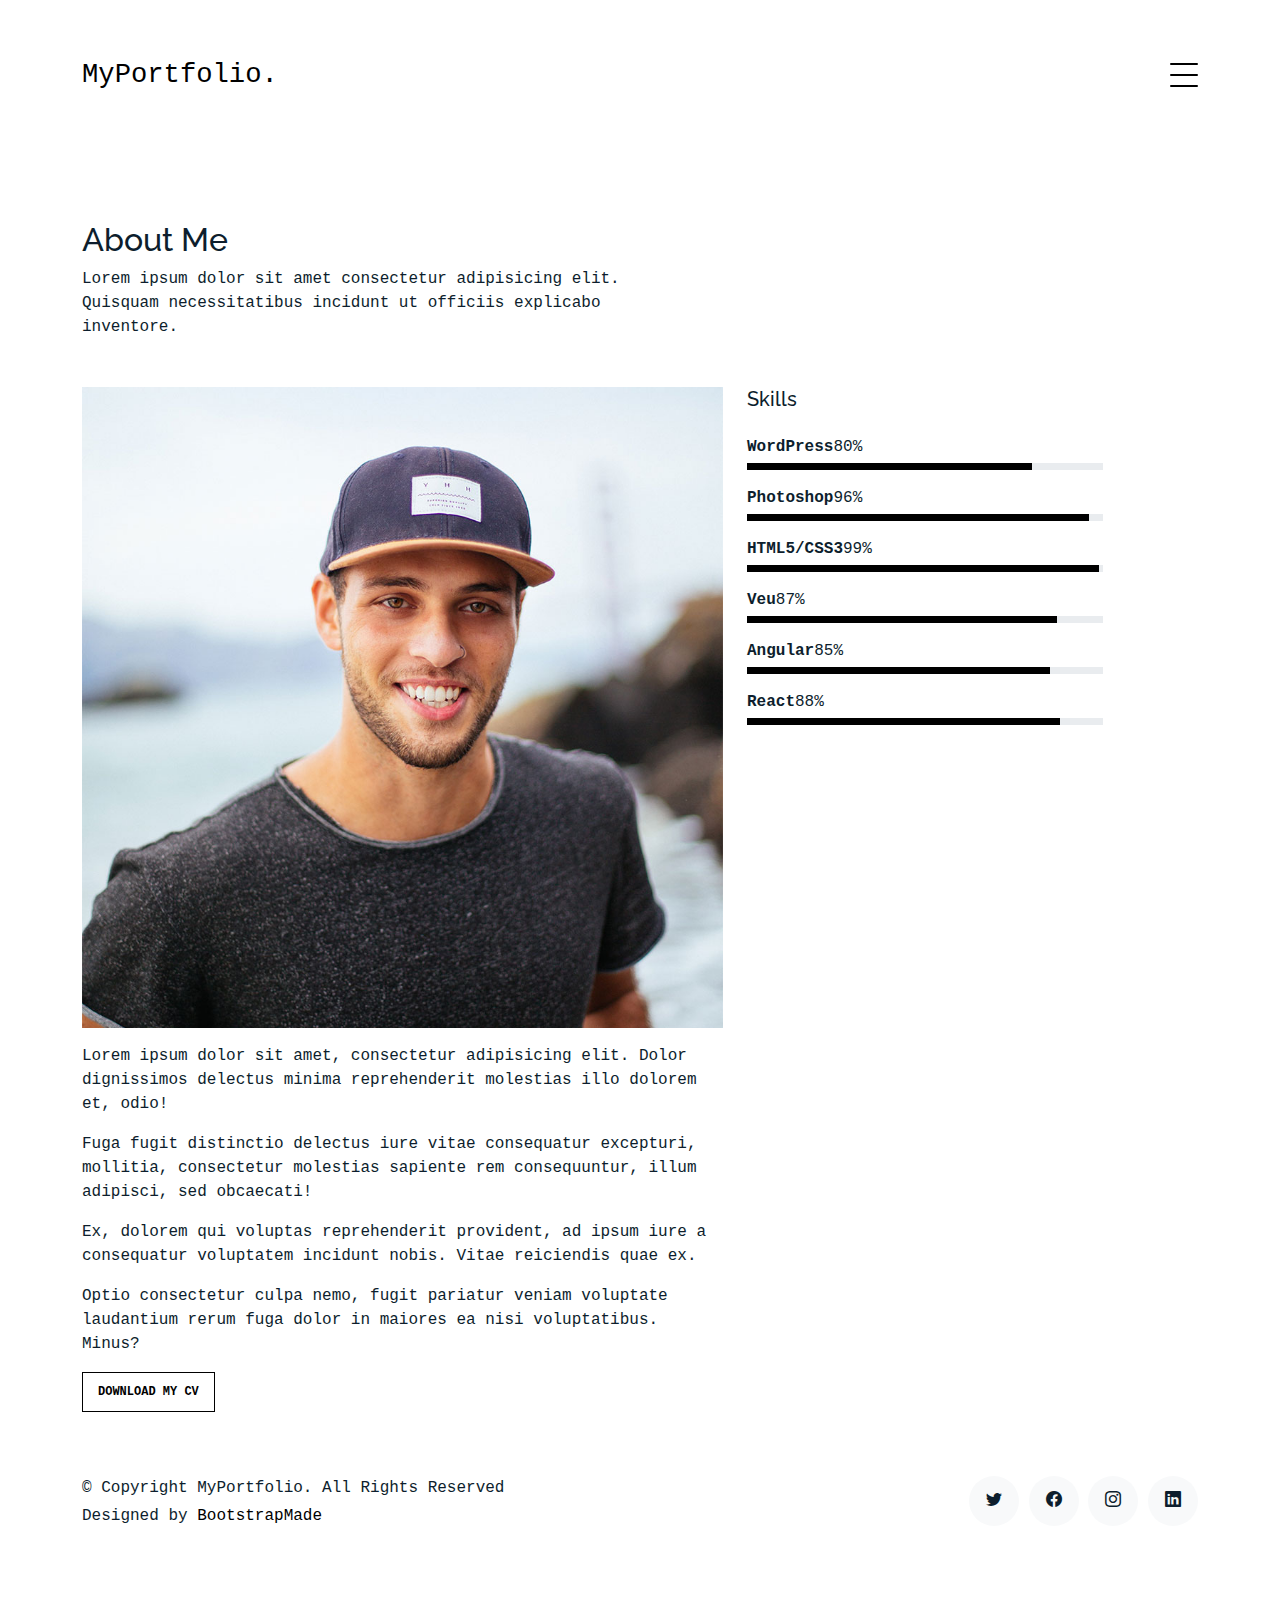
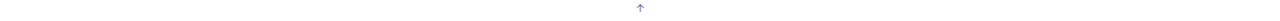
<file: cuisines/about.html>
<!DOCTYPE html>
<html lang="en">

<head>
  <meta charset="utf-8">
  <meta content="width=device-width, initial-scale=1.0" name="viewport">

  <title>MyPortfolio Bootstrap Template - About</title>
  <meta content="" name="description">
  <meta content="" name="keywords">

  <!-- Favicons -->
  <link href="assets/img/favicon.png" rel="icon">
  <link href="assets/img/apple-touch-icon.png" rel="apple-touch-icon">

  <!-- Google Fonts -->
  <link href="https://fonts.googleapis.com/css?family=https://fonts.googleapis.com/css?family=Inconsolata:400,500,600,700|Raleway:400,400i,500,500i,600,600i,700,700i" rel="stylesheet">

  <!-- Vendor CSS Files -->
  <link href="assets/vendor/aos/aos.css" rel="stylesheet">
  <link href="assets/vendor/bootstrap/css/bootstrap.min.css" rel="stylesheet">
  <link href="assets/vendor/bootstrap-icons/bootstrap-icons.css" rel="stylesheet">
  <link href="assets/vendor/swiper/swiper-bundle.min.css" rel="stylesheet">

  <!-- Template Main CSS File -->
  <link href="assets/css/style.css" rel="stylesheet">

  <!-- =======================================================
  * Template Name: MyPortfolio
  * Updated: Sep 18 2023 with Bootstrap v5.3.2
  * Template URL: https://bootstrapmade.com/myportfolio-bootstrap-portfolio-website-template/
  * Author: BootstrapMade.com
  * License: https://bootstrapmade.com/license/
  ======================================================== -->
</head>

<body>

  <!-- ======= Navbar ======= -->
  <div class="collapse navbar-collapse custom-navmenu" id="main-navbar">
    <div class="container py-2 py-md-5">
      <div class="row align-items-start">
        <div class="col-md-2">
          <ul class="custom-menu">
            <li><a href="index.html">Home</a></li>
            <li class="active"><a href="about.html">About Me</a></li>
            <li><a href="services.html">Services</a></li>
            <li><a href="works.html">Works</a></li>
            <li><a href="contact.html">Contact</a></li>
          </ul>
        </div>
        <div class="col-md-6 d-none d-md-block  mr-auto">
          <div class="tweet d-flex">
            <span class="bi bi-twitter text-white mt-2 mr-3"></span>
            <div>
              <p><em>Lorem ipsum dolor sit amet consectetur adipisicing elit. Quisquam necessitatibus incidunt ut officiis explicabo inventore. <br> <a href="#">t.co/v82jsk</a></em></p>
            </div>
          </div>
        </div>
        <div class="col-md-4 d-none d-md-block">
          <h3>Hire Me</h3>
          <p>Lorem ipsum dolor sit amet consectetur adipisicing elit. Quisquam necessitatibus incidunt ut officiisexplicabo inventore. <br> <a href="#">myemail@gmail.com</a></p>
        </div>
      </div>

    </div>
  </div>

  <nav class="navbar navbar-light custom-navbar">
    <div class="container">
      <a class="navbar-brand" href="index.html">MyPortfolio.</a>
      <a href="#" class="burger" data-bs-toggle="collapse" data-bs-target="#main-navbar">
        <span></span>
      </a>
    </div>
  </nav>

  <main id="main">

    <section class="section pb-5">
      <div class="container">
        <div class="row mb-5 align-items-end">
          <div class="col-md-6" data-aos="fade-up">

            <h2>About Me</h2>
            <p class="mb-0">Lorem ipsum dolor sit amet consectetur adipisicing elit. Quisquam necessitatibus incidunt ut
              officiis explicabo inventore.</p>
          </div>

        </div>

        <div class="row">
          <div class="col-md-4 ml-auto order-2" data-aos="fade-up">
            <h3 class="h3 mb-4">Skills</h3>
            <ul class="list-unstyled">
              <li class="mb-3">
                <div class="d-flex mb-1">
                  <strong>WordPress</strong>
                  <span class="ml-auto">80%</span>
                </div>
                <div class="progress custom-progress">
                  <div class="progress-bar" role="progressbar" style="width: 80%" aria-valuenow="80" aria-valuemin="0" aria-valuemax="100"></div>
                </div>
              </li>
              <li class="mb-3">
                <div class="d-flex mb-1">
                  <strong>Photoshop</strong>
                  <span class="ml-auto">96%</span>
                </div>
                <div class="progress custom-progress">
                  <div class="progress-bar" role="progressbar" style="width: 96%" aria-valuenow="96" aria-valuemin="0" aria-valuemax="100"></div>
                </div>
              </li>
              <li class="mb-3">
                <div class="d-flex mb-1">
                  <strong>HTML5/CSS3</strong>
                  <span class="ml-auto">99%</span>
                </div>
                <div class="progress custom-progress">
                  <div class="progress-bar" role="progressbar" style="width: 99%" aria-valuenow="99" aria-valuemin="0" aria-valuemax="100"></div>
                </div>
              </li>
              <li class="mb-3">
                <div class="d-flex mb-1">
                  <strong>Veu</strong>
                  <span class="ml-auto">87%</span>
                </div>
                <div class="progress custom-progress">
                  <div class="progress-bar" role="progressbar" style="width: 87%" aria-valuenow="87" aria-valuemin="0" aria-valuemax="100"></div>
                </div>
              </li>
              <li class="mb-3">
                <div class="d-flex mb-1">
                  <strong>Angular</strong>
                  <span class="ml-auto">85%</span>
                </div>
                <div class="progress custom-progress">
                  <div class="progress-bar" role="progressbar" style="width: 85%" aria-valuenow="85" aria-valuemin="0" aria-valuemax="100"></div>
                </div>
              </li>
              <li class="mb-3">
                <div class="d-flex mb-1">
                  <strong>React</strong>
                  <span class="ml-auto">88%</span>
                </div>
                <div class="progress custom-progress">
                  <div class="progress-bar" role="progressbar" style="width: 88%" aria-valuenow="88" aria-valuemin="0" aria-valuemax="100"></div>
                </div>
              </li>
            </ul>
          </div>

          <div class="col-md-7 mb-5 mb-md-0" data-aos="fade-up">
            <p><img src="assets/img/person_1_sq.jpg" alt="Image" class="img-fluid"></p>
            <p>Lorem ipsum dolor sit amet, consectetur adipisicing elit. Dolor dignissimos delectus minima reprehenderit
              molestias illo dolorem et, odio!</p>
            <p>Fuga fugit distinctio delectus iure vitae consequatur excepturi, mollitia, consectetur molestias sapiente
              rem consequuntur, illum adipisci, sed obcaecati!</p>
            <p>Ex, dolorem qui voluptas reprehenderit provident, ad ipsum iure a consequatur voluptatem incidunt nobis.
              Vitae reiciendis quae ex.</p>
            <p>Optio consectetur culpa nemo, fugit pariatur veniam voluptate laudantium rerum fuga dolor in maiores ea
              nisi voluptatibus. Minus?</p>
            <p><a href="#" class="readmore">Download my CV</a></p>
          </div>

        </div>

      </div>

    </section>

  </main><!-- End #main -->

  <!-- ======= Footer ======= -->
  <footer class="footer" role="contentinfo">
    <div class="container">
      <div class="row">
        <div class="col-sm-6">
          <p class="mb-1">&copy; Copyright MyPortfolio. All Rights Reserved</p>
          <div class="credits">
            <!--
            All the links in the footer should remain intact.
            You can delete the links only if you purchased the pro version.
            Licensing information: https://bootstrapmade.com/license/
            Purchase the pro version with working PHP/AJAX contact form: https://bootstrapmade.com/buy/?theme=MyPortfolio
          -->
            Designed by <a href="https://bootstrapmade.com/">BootstrapMade</a>
          </div>
        </div>
        <div class="col-sm-6 social text-md-end">
          <a href="#"><span class="bi bi-twitter"></span></a>
          <a href="#"><span class="bi bi-facebook"></span></a>
          <a href="#"><span class="bi bi-instagram"></span></a>
          <a href="#"><span class="bi bi-linkedin"></span></a>
        </div>
      </div>
    </div>
  </footer>

  <a href="#" class="back-to-top d-flex align-items-center justify-content-center"><i class="bi bi-arrow-up-short"></i></a>

  <!-- Vendor JS Files -->
  <script src="assets/vendor/aos/aos.js"></script>
  <script src="assets/vendor/bootstrap/js/bootstrap.bundle.min.js"></script>
  <script src="assets/vendor/isotope-layout/isotope.pkgd.min.js"></script>
  <script src="assets/vendor/swiper/swiper-bundle.min.js"></script>
  <script src="assets/vendor/php-email-form/validate.js"></script>

  <!-- Template Main JS File -->
  <script src="assets/js/main.js"></script>

</body>

</html>
</file>
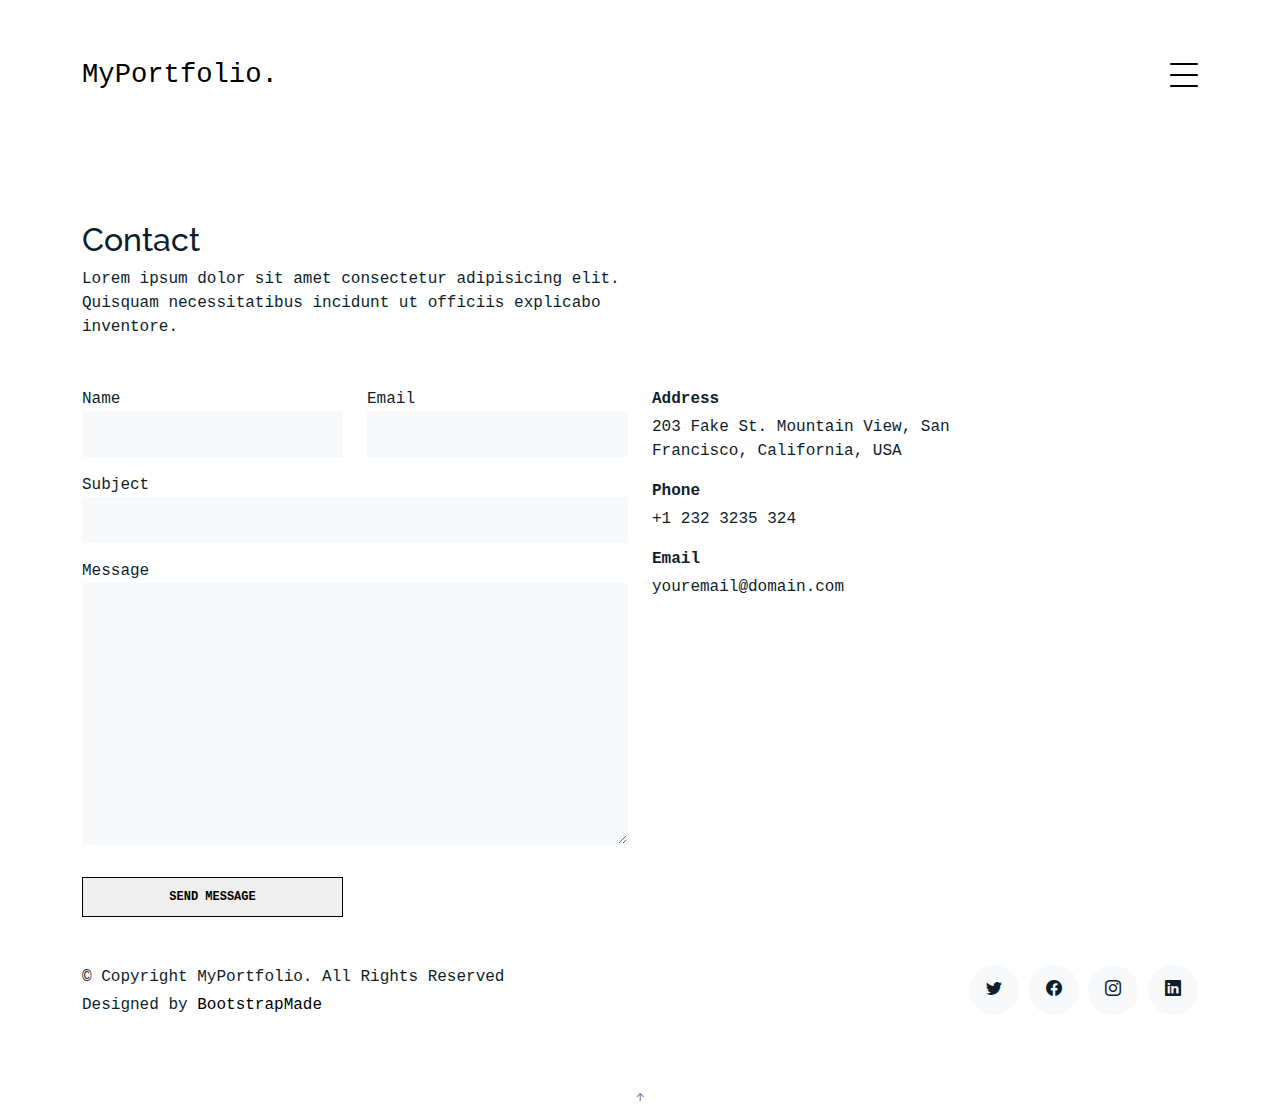
<file: cuisines/contact.html>
<!DOCTYPE html>
<html lang="en">

<head>
  <meta charset="utf-8">
  <meta content="width=device-width, initial-scale=1.0" name="viewport">

  <title>MyPortfolio Bootstrap Template - Contact</title>
  <meta content="" name="description">
  <meta content="" name="keywords">

  <!-- Favicons -->
  <link href="assets/img/favicon.png" rel="icon">
  <link href="assets/img/apple-touch-icon.png" rel="apple-touch-icon">

  <!-- Google Fonts -->
  <link href="https://fonts.googleapis.com/css?family=https://fonts.googleapis.com/css?family=Inconsolata:400,500,600,700|Raleway:400,400i,500,500i,600,600i,700,700i" rel="stylesheet">

  <!-- Vendor CSS Files -->
  <link href="assets/vendor/aos/aos.css" rel="stylesheet">
  <link href="assets/vendor/bootstrap/css/bootstrap.min.css" rel="stylesheet">
  <link href="assets/vendor/bootstrap-icons/bootstrap-icons.css" rel="stylesheet">
  <link href="assets/vendor/swiper/swiper-bundle.min.css" rel="stylesheet">

  <!-- Template Main CSS File -->
  <link href="assets/css/style.css" rel="stylesheet">

  <!-- =======================================================
  * Template Name: MyPortfolio
  * Updated: Sep 18 2023 with Bootstrap v5.3.2
  * Template URL: https://bootstrapmade.com/myportfolio-bootstrap-portfolio-website-template/
  * Author: BootstrapMade.com
  * License: https://bootstrapmade.com/license/
  ======================================================== -->
</head>

<body>

  <!-- ======= Navbar ======= -->
  <div class="collapse navbar-collapse custom-navmenu" id="main-navbar">
    <div class="container py-2 py-md-5">
      <div class="row align-items-start">
        <div class="col-md-2">
          <ul class="custom-menu">
            <li><a href="index.html">Home</a></li>
            <li><a href="about.html">About Me</a></li>
            <li><a href="services.html">Services</a></li>
            <li><a href="works.html">Works</a></li>
            <li class="active"><a href="contact.html">Contact</a></li>
          </ul>
        </div>
        <div class="col-md-6 d-none d-md-block  mr-auto">
          <div class="tweet d-flex">
            <span class="bi bi-twitter text-white mt-2 mr-3"></span>
            <div>
              <p><em>Lorem ipsum dolor sit amet consectetur adipisicing elit. Quisquam necessitatibus incidunt ut officiis explicabo inventore. <br> <a href="#">t.co/v82jsk</a></em></p>
            </div>
          </div>
        </div>
        <div class="col-md-4 d-none d-md-block">
          <h3>Hire Me</h3>
          <p>Lorem ipsum dolor sit amet consectetur adipisicing elit. Quisquam necessitatibus incidunt ut officiisexplicabo inventore. <br> <a href="#">myemail@gmail.com</a></p>
        </div>
      </div>

    </div>
  </div>

  <nav class="navbar navbar-light custom-navbar">
    <div class="container">
      <a class="navbar-brand" href="index.html">MyPortfolio.</a>
      <a href="#" class="burger" data-bs-toggle="collapse" data-bs-target="#main-navbar">
        <span></span>
      </a>
    </div>
  </nav>

  <main id="main">

    <section class="section pb-5">
      <div class="container">

        <div class="row mb-5 align-items-end">
          <div class="col-md-6" data-aos="fade-up">
            <h2>Contact</h2>
            <p class="mb-0">Lorem ipsum dolor sit amet consectetur adipisicing elit. Quisquam necessitatibus incidunt ut
              officiis explicabo inventore.
            </p>
          </div>

        </div>

        <div class="row">
          <div class="col-md-6 mb-5 mb-md-0" data-aos="fade-up">

            <form action="forms/contact.php" method="post" role="form" class="php-email-form">

              <div class="row gy-3">
                <div class="col-md-6 form-group">
                  <label for="name">Name</label>
                  <input type="text" name="name" class="form-control" id="name" required>
                </div>
                <div class="col-md-6 form-group">
                  <label for="name">Email</label>
                  <input type="email" class="form-control" name="email" id="email" required>
                </div>
                <div class="col-md-12 form-group">
                  <label for="name">Subject</label>
                  <input type="text" class="form-control" name="subject" id="subject" required>
                </div>
                <div class="col-md-12 form-group">
                  <label for="name">Message</label>
                  <textarea class="form-control" name="message" cols="30" rows="10" required></textarea>
                </div>

                <div class="col-md-12 my-3">
                  <div class="loading">Loading</div>
                  <div class="error-message"></div>
                  <div class="sent-message">Your message has been sent. Thank you!</div>
                </div>

                <div class="col-md-6 mt-0 form-group">
                  <input type="submit" class="readmore d-block w-100" value="Send Message">
                </div>
              </div>

            </form>

          </div>

          <div class="col-md-4 ml-auto order-2" data-aos="fade-up">
            <ul class="list-unstyled">
              <li class="mb-3">
                <strong class="d-block mb-1">Address</strong>
                <span>203 Fake St. Mountain View, San Francisco, California, USA</span>
              </li>
              <li class="mb-3">
                <strong class="d-block mb-1">Phone</strong>
                <span>+1 232 3235 324</span>
              </li>
              <li class="mb-3">
                <strong class="d-block mb-1">Email</strong>
                <span>youremail@domain.com</span>
              </li>
            </ul>
          </div>

        </div>

      </div>

    </section>

  </main><!-- End #main -->

  <!-- ======= Footer ======= -->
  <footer class="footer" role="contentinfo">
    <div class="container">
      <div class="row">
        <div class="col-sm-6">
          <p class="mb-1">&copy; Copyright MyPortfolio. All Rights Reserved</p>
          <div class="credits">
            <!--
            All the links in the footer should remain intact.
            You can delete the links only if you purchased the pro version.
            Licensing information: https://bootstrapmade.com/license/
            Purchase the pro version with working PHP/AJAX contact form: https://bootstrapmade.com/buy/?theme=MyPortfolio
          -->
            Designed by <a href="https://bootstrapmade.com/">BootstrapMade</a>
          </div>
        </div>
        <div class="col-sm-6 social text-md-end">
          <a href="#"><span class="bi bi-twitter"></span></a>
          <a href="#"><span class="bi bi-facebook"></span></a>
          <a href="#"><span class="bi bi-instagram"></span></a>
          <a href="#"><span class="bi bi-linkedin"></span></a>
        </div>
      </div>
    </div>
  </footer>

  <a href="#" class="back-to-top d-flex align-items-center justify-content-center"><i class="bi bi-arrow-up-short"></i></a>

  <!-- Vendor JS Files -->
  <script src="assets/vendor/aos/aos.js"></script>
  <script src="assets/vendor/bootstrap/js/bootstrap.bundle.min.js"></script>
  <script src="assets/vendor/isotope-layout/isotope.pkgd.min.js"></script>
  <script src="assets/vendor/swiper/swiper-bundle.min.js"></script>
  <script src="assets/vendor/php-email-form/validate.js"></script>

  <!-- Template Main JS File -->
  <script src="assets/js/main.js"></script>

</body>

</html>
</file>
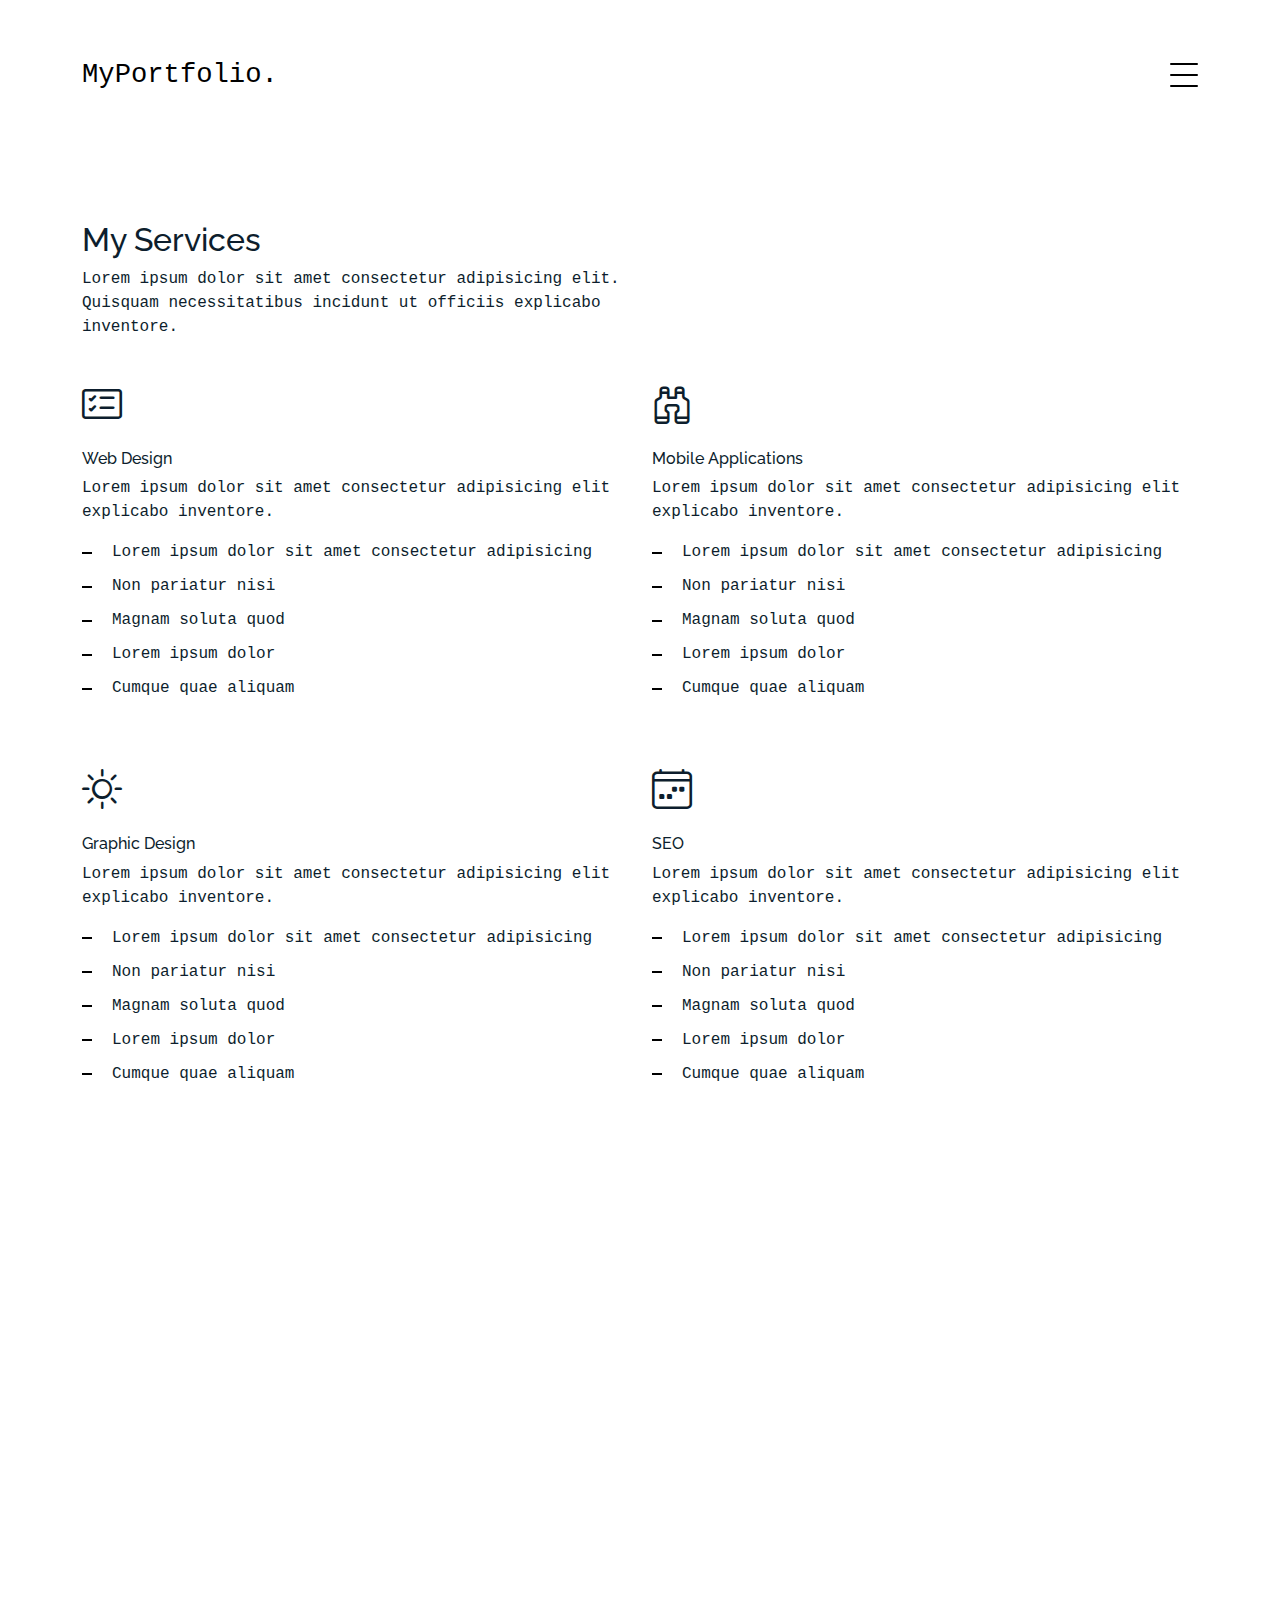
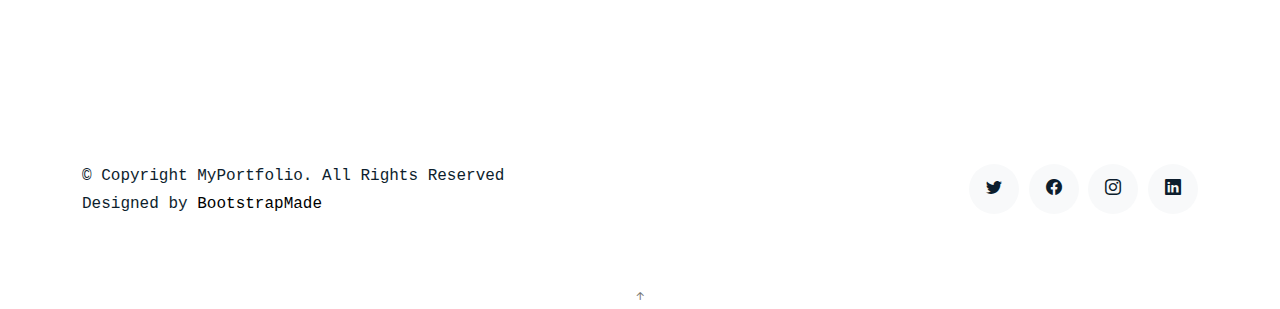
<file: cuisines/services.html>
<!DOCTYPE html>
<html lang="en">

<head>
  <meta charset="utf-8">
  <meta content="width=device-width, initial-scale=1.0" name="viewport">

  <title>MyPortfolio Bootstrap Template - Services</title>
  <meta content="" name="description">
  <meta content="" name="keywords">

  <!-- Favicons -->
  <link href="assets/img/favicon.png" rel="icon">
  <link href="assets/img/apple-touch-icon.png" rel="apple-touch-icon">

  <!-- Google Fonts -->
  <link href="https://fonts.googleapis.com/css?family=https://fonts.googleapis.com/css?family=Inconsolata:400,500,600,700|Raleway:400,400i,500,500i,600,600i,700,700i" rel="stylesheet">

  <!-- Vendor CSS Files -->
  <link href="assets/vendor/aos/aos.css" rel="stylesheet">
  <link href="assets/vendor/bootstrap/css/bootstrap.min.css" rel="stylesheet">
  <link href="assets/vendor/bootstrap-icons/bootstrap-icons.css" rel="stylesheet">
  <link href="assets/vendor/swiper/swiper-bundle.min.css" rel="stylesheet">

  <!-- Template Main CSS File -->
  <link href="assets/css/style.css" rel="stylesheet">

  <!-- =======================================================
  * Template Name: MyPortfolio
  * Updated: Sep 18 2023 with Bootstrap v5.3.2
  * Template URL: https://bootstrapmade.com/myportfolio-bootstrap-portfolio-website-template/
  * Author: BootstrapMade.com
  * License: https://bootstrapmade.com/license/
  ======================================================== -->
</head>

<body>

  <!-- ======= Navbar ======= -->
  <div class="collapse navbar-collapse custom-navmenu" id="main-navbar">
    <div class="container py-2 py-md-5">
      <div class="row align-items-start">
        <div class="col-md-2">
          <ul class="custom-menu">
            <li><a href="index.html">Home</a></li>
            <li><a href="about.html">About Me</a></li>
            <li class="active"><a href="services.html">Services</a></li>
            <li><a href="works.html">Works</a></li>
            <li><a href="contact.html">Contact</a></li>
          </ul>
        </div>
        <div class="col-md-6 d-none d-md-block  mr-auto">
          <div class="tweet d-flex">
            <span class="bi bi-twitter text-white mt-2 mr-3"></span>
            <div>
              <p><em>Lorem ipsum dolor sit amet consectetur adipisicing elit. Quisquam necessitatibus incidunt ut officiis explicabo inventore. <br> <a href="#">t.co/v82jsk</a></em></p>
            </div>
          </div>
        </div>
        <div class="col-md-4 d-none d-md-block">
          <h3>Hire Me</h3>
          <p>Lorem ipsum dolor sit amet consectetur adipisicing elit. Quisquam necessitatibus incidunt ut officiisexplicabo inventore. <br> <a href="#">myemail@gmail.com</a></p>
        </div>
      </div>

    </div>
  </div>

  <nav class="navbar navbar-light custom-navbar">
    <div class="container">
      <a class="navbar-brand" href="index.html">MyPortfolio.</a>
      <a href="#" class="burger" data-bs-toggle="collapse" data-bs-target="#main-navbar">
        <span></span>
      </a>
    </div>
  </nav>

  <main id="main">

    <section class="section">
      <div class="container">
        <div class="row mb-4 align-items-center">
          <div class="col-md-6" data-aos="fade-up">

            <h2>My Services</h2>
            <p>Lorem ipsum dolor sit amet consectetur adipisicing elit. Quisquam necessitatibus incidunt ut officiis
              explicabo inventore.</p>

          </div>

        </div>
      </div>

      <div class="site-section pb-0 services">
        <div class="container">

          <div class="row">

            <div class="col-12 col-sm-6 col-md-6 col-lg-6 mb-5" data-aos="fade-up" data-aos-delay="">
              <i class="bi bi-card-checklist"></i>
              <h4 class="h4 mb-2">Web Design</h4>
              <p>Lorem ipsum dolor sit amet consectetur adipisicing elit explicabo inventore.</p>
              <ul class="list-unstyled list-line">
                <li>Lorem ipsum dolor sit amet consectetur adipisicing</li>
                <li>Non pariatur nisi</li>
                <li>Magnam soluta quod</li>
                <li>Lorem ipsum dolor</li>
                <li>Cumque quae aliquam</li>
              </ul>
            </div>
            <div class="col-12 col-sm-6 col-md-6 col-lg-6 mb-5" data-aos="fade-up" data-aos-delay="100">
              <i class="bi bi-binoculars"></i>
              <h4 class="h4 mb-2">Mobile Applications</h4>
              <p>Lorem ipsum dolor sit amet consectetur adipisicing elit explicabo inventore.</p>
              <ul class="list-unstyled list-line">
                <li>Lorem ipsum dolor sit amet consectetur adipisicing</li>
                <li>Non pariatur nisi</li>
                <li>Magnam soluta quod</li>
                <li>Lorem ipsum dolor</li>
                <li>Cumque quae aliquam</li>
              </ul>
            </div>
            <div class="col-12 col-sm-6 col-md-6 col-lg-6 mb-5" data-aos="fade-up" data-aos-delay="">
              <i class="bi bi-brightness-high"></i>
              <h4 class="h4 mb-2">Graphic Design</h4>
              <p>Lorem ipsum dolor sit amet consectetur adipisicing elit explicabo inventore.</p>
              <ul class="list-unstyled list-line">
                <li>Lorem ipsum dolor sit amet consectetur adipisicing</li>
                <li>Non pariatur nisi</li>
                <li>Magnam soluta quod</li>
                <li>Lorem ipsum dolor</li>
                <li>Cumque quae aliquam</li>
              </ul>
            </div>
            <div class="col-12 col-sm-6 col-md-6 col-lg-6 mb-5" data-aos="fade-up" data-aos-delay="100">
              <i class="bi bi-calendar4-week"></i>
              <h4 class="h4 mb-2">SEO</h4>
              <p>Lorem ipsum dolor sit amet consectetur adipisicing elit explicabo inventore.</p>
              <ul class="list-unstyled list-line">
                <li>Lorem ipsum dolor sit amet consectetur adipisicing</li>
                <li>Non pariatur nisi</li>
                <li>Magnam soluta quod</li>
                <li>Lorem ipsum dolor</li>
                <li>Cumque quae aliquam</li>
              </ul>
            </div>
          </div>
        </div>
      </div>
    </section>

    <!-- ======= Testimonials Section ======= -->
    <section class="section pt-0">
      <div class="container">

        <div class="testimonials-slider swiper" data-aos="fade-up" data-aos-delay="100">
          <div class="swiper-wrapper">

            <div class="swiper-slide">
              <div class="testimonial-wrap">
                <div class="testimonial">
                  <img src="assets/img/person_1.jpg" alt="Image" class="img-fluid">
                  <blockquote>
                    <p>Lorem ipsum dolor sit amet consectetur adipisicing elit. Quisquam necessitatibus incidunt ut officiis
                      explicabo inventore.</p>
                  </blockquote>
                  <p>&mdash; Jean Hicks</p>
                </div>
              </div>
            </div><!-- End testimonial item -->

            <div class="swiper-slide">
              <div class="testimonial-wrap">
                <div class="testimonial">
                  <img src="assets/img/person_2.jpg" alt="Image" class="img-fluid">
                  <blockquote>
                    <p>Lorem ipsum dolor sit amet consectetur adipisicing elit. Quisquam necessitatibus incidunt ut officiis
                      explicabo inventore.</p>
                  </blockquote>
                  <p>&mdash; Chris Stanworth</p>
                </div>
              </div>
            </div><!-- End testimonial item -->

          </div>
          <div class="swiper-pagination"></div>
        </div>

      </div>
    </section><!-- End Testimonials Section -->

  </main><!-- End #main -->

  <!-- ======= Footer ======= -->
  <footer class="footer" role="contentinfo">
    <div class="container">
      <div class="row">
        <div class="col-sm-6">
          <p class="mb-1">&copy; Copyright MyPortfolio. All Rights Reserved</p>
          <div class="credits">
            <!--
            All the links in the footer should remain intact.
            You can delete the links only if you purchased the pro version.
            Licensing information: https://bootstrapmade.com/license/
            Purchase the pro version with working PHP/AJAX contact form: https://bootstrapmade.com/buy/?theme=MyPortfolio
          -->
            Designed by <a href="https://bootstrapmade.com/">BootstrapMade</a>
          </div>
        </div>
        <div class="col-sm-6 social text-md-end">
          <a href="#"><span class="bi bi-twitter"></span></a>
          <a href="#"><span class="bi bi-facebook"></span></a>
          <a href="#"><span class="bi bi-instagram"></span></a>
          <a href="#"><span class="bi bi-linkedin"></span></a>
        </div>
      </div>
    </div>
  </footer>

  <a href="#" class="back-to-top d-flex align-items-center justify-content-center"><i class="bi bi-arrow-up-short"></i></a>

  <!-- Vendor JS Files -->
  <script src="assets/vendor/aos/aos.js"></script>
  <script src="assets/vendor/bootstrap/js/bootstrap.bundle.min.js"></script>
  <script src="assets/vendor/isotope-layout/isotope.pkgd.min.js"></script>
  <script src="assets/vendor/swiper/swiper-bundle.min.js"></script>
  <script src="assets/vendor/php-email-form/validate.js"></script>

  <!-- Template Main JS File -->
  <script src="assets/js/main.js"></script>

</body>

</html>
</file>
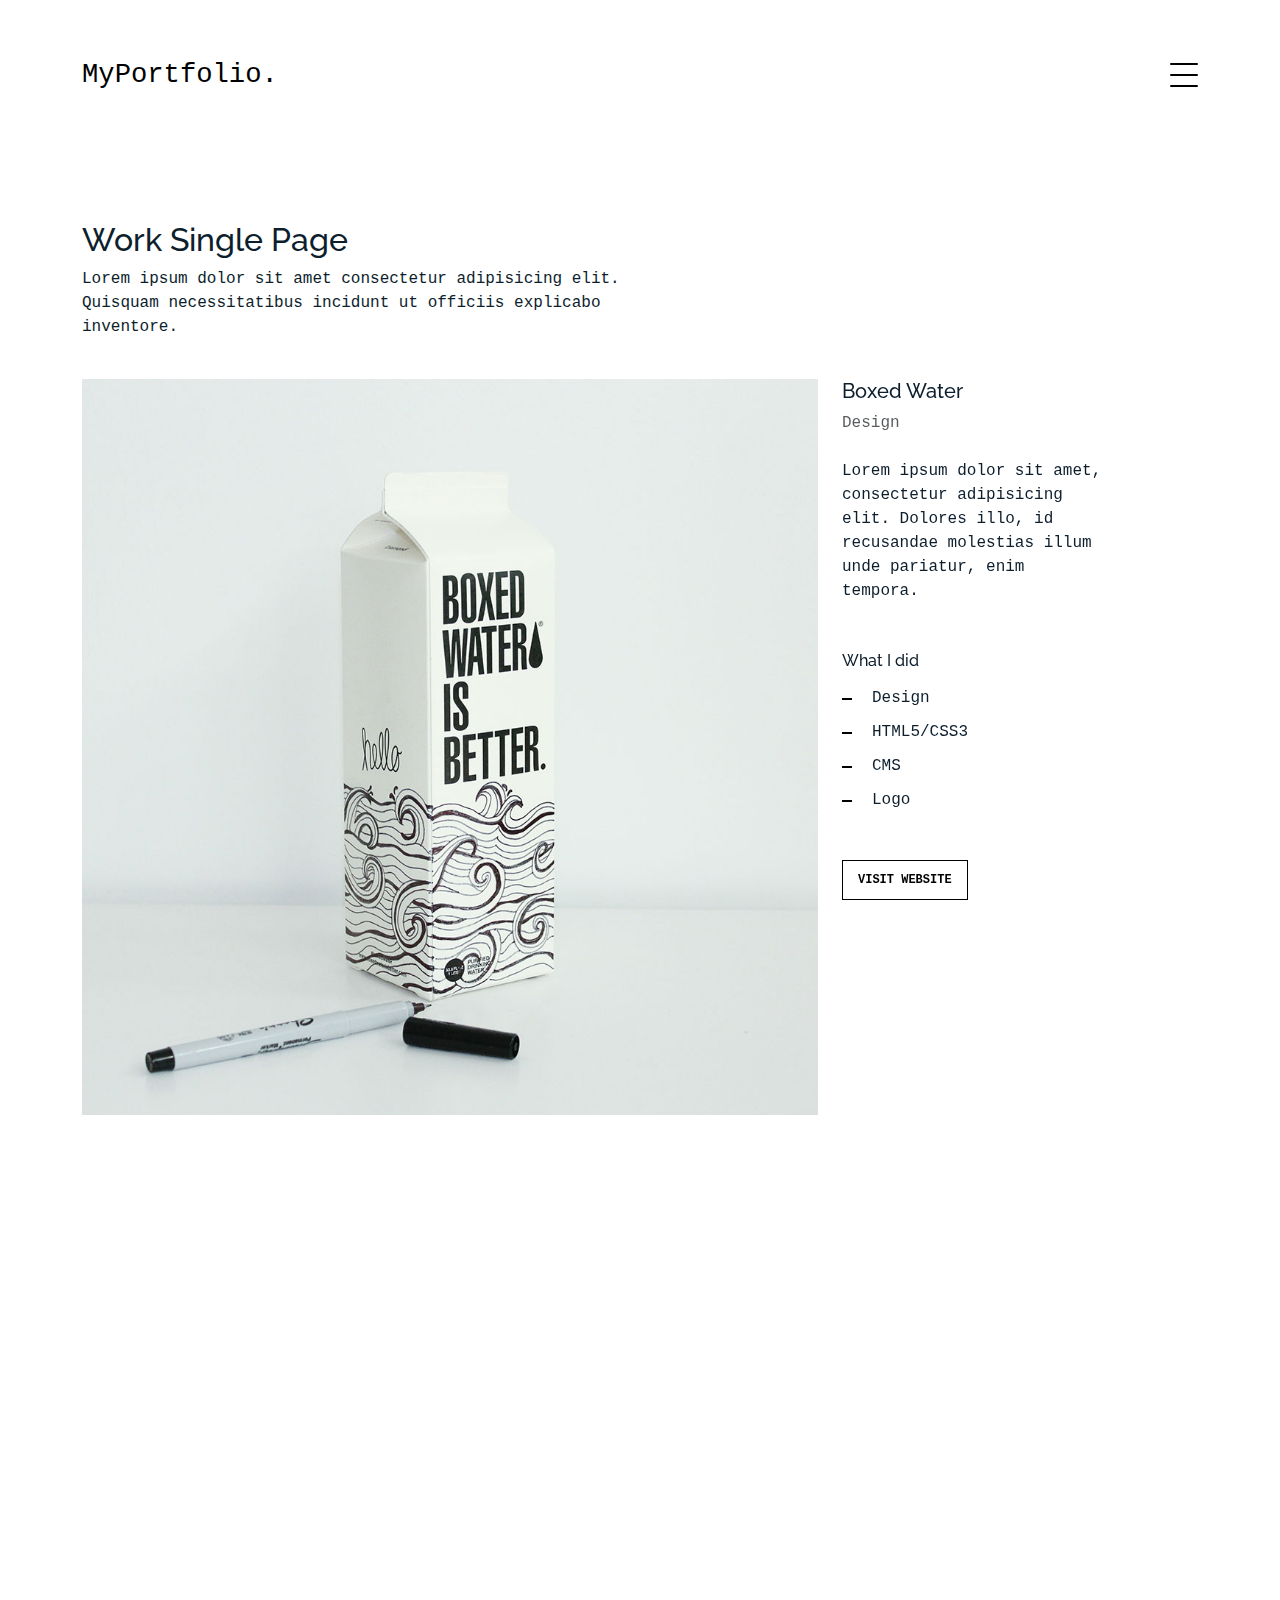
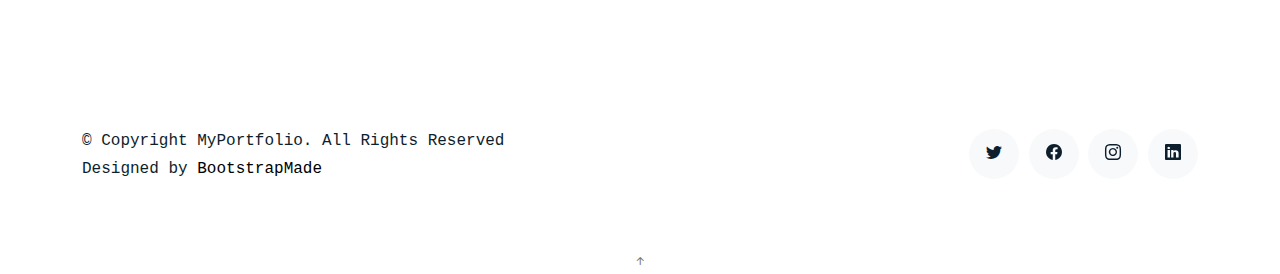
<file: cuisines/work-single.html>
<!DOCTYPE html>
<html lang="en">

<head>
  <meta charset="utf-8">
  <meta content="width=device-width, initial-scale=1.0" name="viewport">

  <title>MyPortfolio Bootstrap Template - Work Single</title>
  <meta content="" name="description">
  <meta content="" name="keywords">

  <!-- Favicons -->
  <link href="assets/img/favicon.png" rel="icon">
  <link href="assets/img/apple-touch-icon.png" rel="apple-touch-icon">

  <!-- Google Fonts -->
  <link href="https://fonts.googleapis.com/css?family=https://fonts.googleapis.com/css?family=Inconsolata:400,500,600,700|Raleway:400,400i,500,500i,600,600i,700,700i" rel="stylesheet">

  <!-- Vendor CSS Files -->
  <link href="assets/vendor/aos/aos.css" rel="stylesheet">
  <link href="assets/vendor/bootstrap/css/bootstrap.min.css" rel="stylesheet">
  <link href="assets/vendor/bootstrap-icons/bootstrap-icons.css" rel="stylesheet">
  <link href="assets/vendor/swiper/swiper-bundle.min.css" rel="stylesheet">

  <!-- Template Main CSS File -->
  <link href="assets/css/style.css" rel="stylesheet">

  <!-- =======================================================
  * Template Name: MyPortfolio
  * Updated: Sep 18 2023 with Bootstrap v5.3.2
  * Template URL: https://bootstrapmade.com/myportfolio-bootstrap-portfolio-website-template/
  * Author: BootstrapMade.com
  * License: https://bootstrapmade.com/license/
  ======================================================== -->
</head>

<body>

  <!-- ======= Navbar ======= -->
  <div class="collapse navbar-collapse custom-navmenu" id="main-navbar">
    <div class="container py-2 py-md-5">
      <div class="row align-items-start">
        <div class="col-md-2">
          <ul class="custom-menu">
            <li><a href="index.html">Home</a></li>
            <li><a href="about.html">About Me</a></li>
            <li><a href="services.html">Services</a></li>
            <li class="active"><a href="works.html">Works</a></li>
            <li><a href="contact.html">Contact</a></li>
          </ul>
        </div>
        <div class="col-md-6 d-none d-md-block  mr-auto">
          <div class="tweet d-flex">
            <span class="bi bi-twitter text-white mt-2 mr-3"></span>
            <div>
              <p><em>Lorem ipsum dolor sit amet consectetur adipisicing elit. Quisquam necessitatibus incidunt ut officiis explicabo inventore. <br> <a href="#">t.co/v82jsk</a></em></p>
            </div>
          </div>
        </div>
        <div class="col-md-4 d-none d-md-block">
          <h3>Hire Me</h3>
          <p>Lorem ipsum dolor sit amet consectetur adipisicing elit. Quisquam necessitatibus incidunt ut officiisexplicabo inventore. <br> <a href="#">myemail@gmail.com</a></p>
        </div>
      </div>

    </div>
  </div>

  <nav class="navbar navbar-light custom-navbar">
    <div class="container">
      <a class="navbar-brand" href="index.html">MyPortfolio.</a>
      <a href="#" class="burger" data-bs-toggle="collapse" data-bs-target="#main-navbar">
        <span></span>
      </a>
    </div>
  </nav>

  <main id="main">

    <section class="section">
      <div class="container">
        <div class="row mb-4 align-items-center">
          <div class="col-md-6" data-aos="fade-up">
            <h2>Work Single Page</h2>
            <p>Lorem ipsum dolor sit amet consectetur adipisicing elit. Quisquam necessitatibus incidunt ut officiis explicabo inventore.</p>
          </div>
        </div>
      </div>

      <div class="site-section pb-0">
        <div class="container">
          <div class="row align-items-stretch">
            <div class="col-md-8" data-aos="fade-up">
              <img src="assets/img/img_1_big.jpg" alt="Image" class="img-fluid">
            </div>
            <div class="col-md-3 ml-auto" data-aos="fade-up" data-aos-delay="100">
              <div class="sticky-content">
                <h3 class="h3">Boxed Water</h3>
                <p class="mb-4"><span class="text-muted">Design</span></p>

                <div class="mb-5">
                  <p>Lorem ipsum dolor sit amet, consectetur adipisicing elit. Dolores illo, id recusandae molestias
                    illum unde pariatur, enim tempora.</p>

                </div>

                <h4 class="h4 mb-3">What I did</h4>
                <ul class="list-unstyled list-line mb-5">
                  <li>Design</li>
                  <li>HTML5/CSS3</li>
                  <li>CMS</li>
                  <li>Logo</li>
                </ul>

                <p><a href="#" class="readmore">Visit Website</a></p>
              </div>
            </div>
          </div>
        </div>
    </section>

    <!-- ======= Testimonials Section ======= -->
    <section class="section pt-0">
      <div class="container">

        <div class="testimonials-slider swiper" data-aos="fade-up" data-aos-delay="100">
          <div class="swiper-wrapper">

            <div class="swiper-slide">
              <div class="testimonial-wrap">
                <div class="testimonial">
                  <img src="assets/img/person_1.jpg" alt="Image" class="img-fluid">
                  <blockquote>
                    <p>Lorem ipsum dolor sit amet consectetur adipisicing elit. Quisquam necessitatibus incidunt ut officiis
                      explicabo inventore.</p>
                  </blockquote>
                  <p>&mdash; Jean Hicks</p>
                </div>
              </div>
            </div><!-- End testimonial item -->

            <div class="swiper-slide">
              <div class="testimonial-wrap">
                <div class="testimonial">
                  <img src="assets/img/person_2.jpg" alt="Image" class="img-fluid">
                  <blockquote>
                    <p>Lorem ipsum dolor sit amet consectetur adipisicing elit. Quisquam necessitatibus incidunt ut officiis
                      explicabo inventore.</p>
                  </blockquote>
                  <p>&mdash; Chris Stanworth</p>
                </div>
              </div>
            </div><!-- End testimonial item -->

          </div>
          <div class="swiper-pagination"></div>
        </div>

      </div>
    </section><!-- End Testimonials Section -->

  </main><!-- End #main -->

  <!-- ======= Footer ======= -->
  <footer class="footer" role="contentinfo">
    <div class="container">
      <div class="row">
        <div class="col-sm-6">
          <p class="mb-1">&copy; Copyright MyPortfolio. All Rights Reserved</p>
          <div class="credits">
            <!--
            All the links in the footer should remain intact.
            You can delete the links only if you purchased the pro version.
            Licensing information: https://bootstrapmade.com/license/
            Purchase the pro version with working PHP/AJAX contact form: https://bootstrapmade.com/buy/?theme=MyPortfolio
          -->
            Designed by <a href="https://bootstrapmade.com/">BootstrapMade</a>
          </div>
        </div>
        <div class="col-sm-6 social text-md-end">
          <a href="#"><span class="bi bi-twitter"></span></a>
          <a href="#"><span class="bi bi-facebook"></span></a>
          <a href="#"><span class="bi bi-instagram"></span></a>
          <a href="#"><span class="bi bi-linkedin"></span></a>
        </div>
      </div>
    </div>
  </footer>

  <a href="#" class="back-to-top d-flex align-items-center justify-content-center"><i class="bi bi-arrow-up-short"></i></a>

  <!-- Vendor JS Files -->
  <script src="assets/vendor/aos/aos.js"></script>
  <script src="assets/vendor/bootstrap/js/bootstrap.bundle.min.js"></script>
  <script src="assets/vendor/isotope-layout/isotope.pkgd.min.js"></script>
  <script src="assets/vendor/swiper/swiper-bundle.min.js"></script>
  <script src="assets/vendor/php-email-form/validate.js"></script>

  <!-- Template Main JS File -->
  <script src="assets/js/main.js"></script>

</body>

</html>
</file>
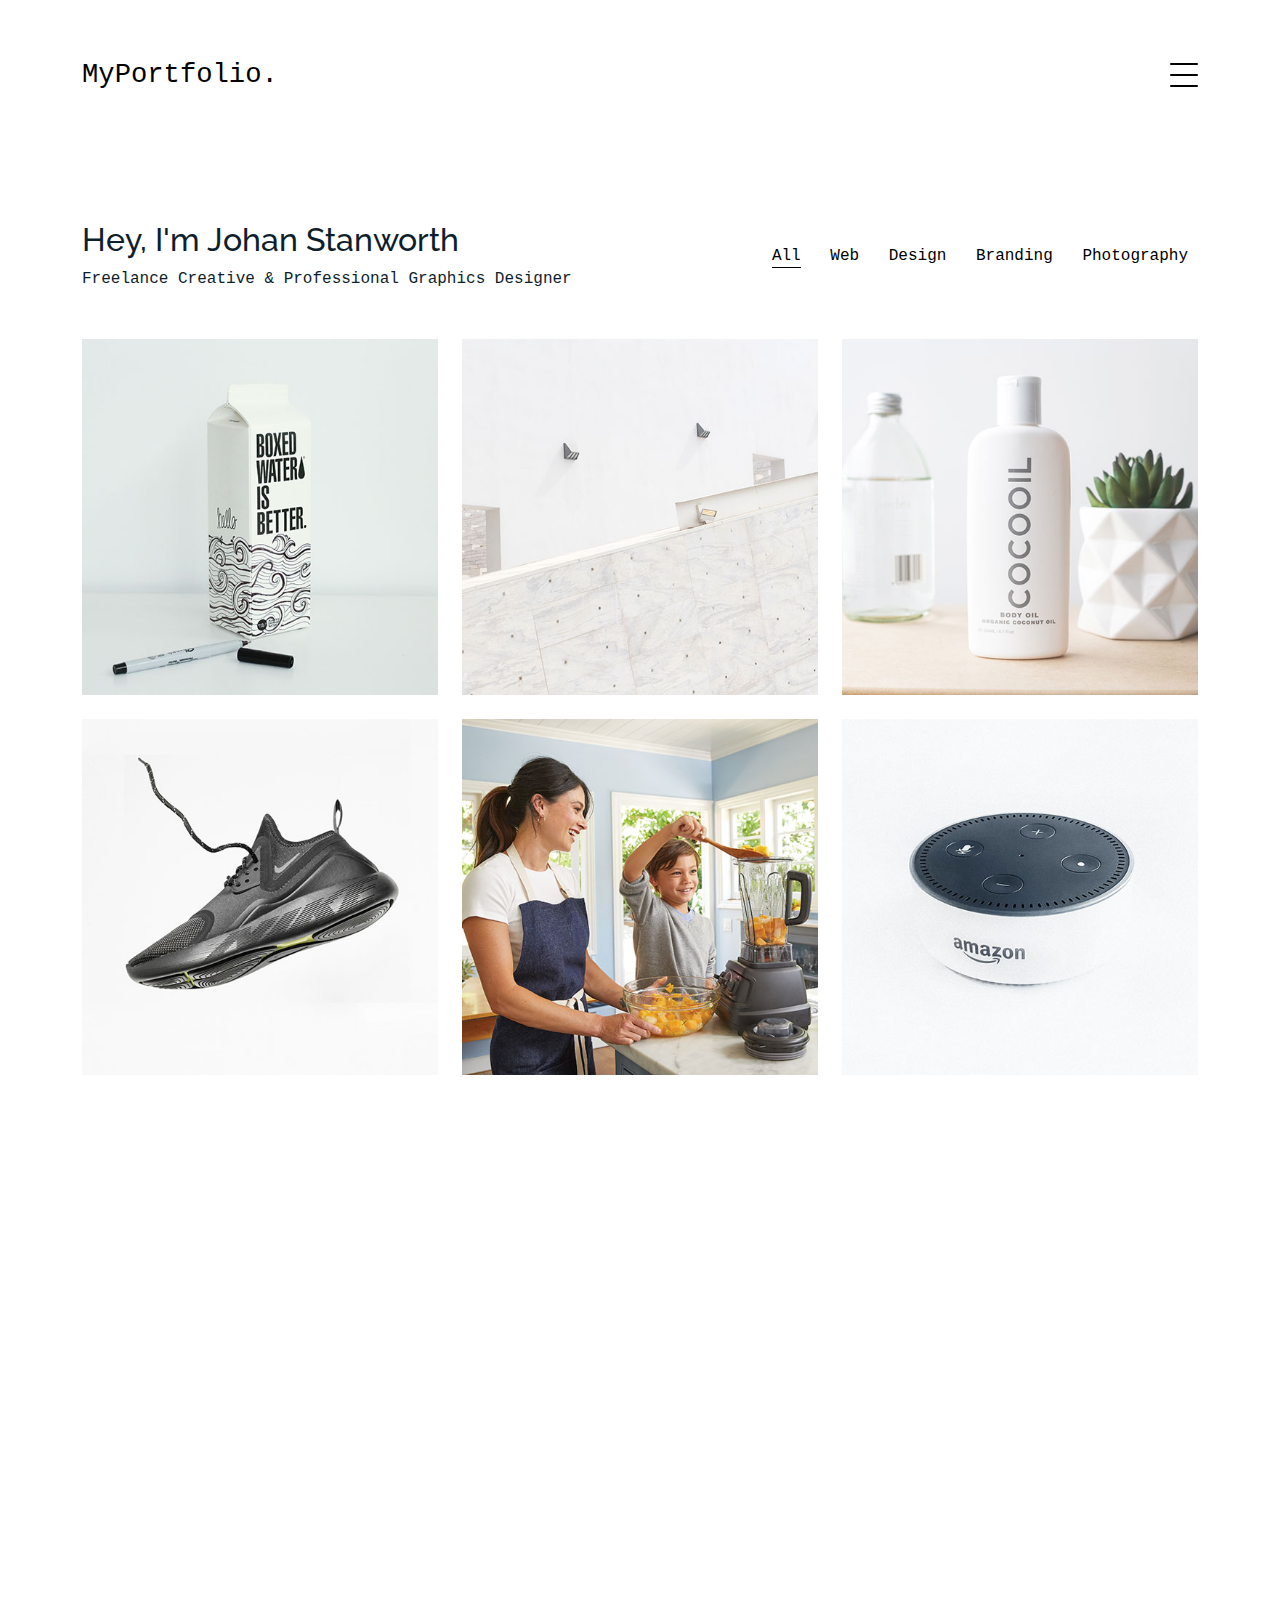
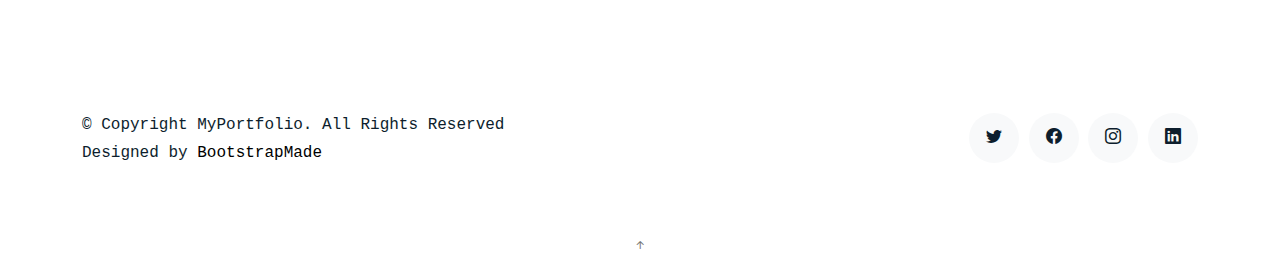
<file: cuisines/works.html>
<!DOCTYPE html>
<html lang="en">

<head>
  <meta charset="utf-8">
  <meta content="width=device-width, initial-scale=1.0" name="viewport">

  <title>MyPortfolio Bootstrap Template - Works</title>
  <meta content="" name="description">
  <meta content="" name="keywords">

  <!-- Favicons -->
  <link href="assets/img/favicon.png" rel="icon">
  <link href="assets/img/apple-touch-icon.png" rel="apple-touch-icon">

  <!-- Google Fonts -->
  <link href="https://fonts.googleapis.com/css?family=https://fonts.googleapis.com/css?family=Inconsolata:400,500,600,700|Raleway:400,400i,500,500i,600,600i,700,700i" rel="stylesheet">

  <!-- Vendor CSS Files -->
  <link href="assets/vendor/aos/aos.css" rel="stylesheet">
  <link href="assets/vendor/bootstrap/css/bootstrap.min.css" rel="stylesheet">
  <link href="assets/vendor/bootstrap-icons/bootstrap-icons.css" rel="stylesheet">
  <link href="assets/vendor/swiper/swiper-bundle.min.css" rel="stylesheet">

  <!-- Template Main CSS File -->
  <link href="assets/css/style.css" rel="stylesheet">

  <!-- =======================================================
  * Template Name: MyPortfolio
  * Updated: Sep 18 2023 with Bootstrap v5.3.2
  * Template URL: https://bootstrapmade.com/myportfolio-bootstrap-portfolio-website-template/
  * Author: BootstrapMade.com
  * License: https://bootstrapmade.com/license/
  ======================================================== -->
</head>

<body>

  <!-- ======= Navbar ======= -->
  <div class="collapse navbar-collapse custom-navmenu" id="main-navbar">
    <div class="container py-2 py-md-5">
      <div class="row align-items-start">
        <div class="col-md-2">
          <ul class="custom-menu">
            <li><a href="index.html">Home</a></li>
            <li><a href="about.html">About Me</a></li>
            <li><a href="services.html">Services</a></li>
            <li class="active"><a href="works.html">Works</a></li>
            <li><a href="contact.html">Contact</a></li>
          </ul>
        </div>
        <div class="col-md-6 d-none d-md-block  mr-auto">
          <div class="tweet d-flex">
            <span class="bi bi-twitter text-white mt-2 mr-3"></span>
            <div>
              <p><em>Lorem ipsum dolor sit amet consectetur adipisicing elit. Quisquam necessitatibus incidunt ut officiis explicabo inventore. <br> <a href="#">t.co/v82jsk</a></em></p>
            </div>
          </div>
        </div>
        <div class="col-md-4 d-none d-md-block">
          <h3>Hire Me</h3>
          <p>Lorem ipsum dolor sit amet consectetur adipisicing elit. Quisquam necessitatibus incidunt ut officiisexplicabo inventore. <br> <a href="#">myemail@gmail.com</a></p>
        </div>
      </div>

    </div>
  </div>

  <nav class="navbar navbar-light custom-navbar">
    <div class="container">
      <a class="navbar-brand" href="index.html">MyPortfolio.</a>
      <a href="#" class="burger" data-bs-toggle="collapse" data-bs-target="#main-navbar">
        <span></span>
      </a>
    </div>
  </nav>

  <main id="main">

    <!-- ======= Works Section ======= -->
    <section class="section site-portfolio">
      <div class="container">
        <div class="row mb-5 align-items-center">
          <div class="col-md-12 col-lg-6 mb-4 mb-lg-0" data-aos="fade-up">
            <h2>Hey, I'm Johan Stanworth</h2>
            <p class="mb-0">Freelance Creative &amp; Professional Graphics Designer</p>
          </div>
          <div class="col-md-12 col-lg-6 text-start text-lg-end" data-aos="fade-up" data-aos-delay="100">
            <div id="filters" class="filters">
              <a href="#" data-filter="*" class="active">All</a>
              <a href="#" data-filter=".web">Web</a>
              <a href="#" data-filter=".design">Design</a>
              <a href="#" data-filter=".branding">Branding</a>
              <a href="#" data-filter=".photography">Photography</a>
            </div>
          </div>
        </div>
        <div id="portfolio-grid" class="row no-gutter" data-aos="fade-up" data-aos-delay="200">
          <div class="item web col-sm-6 col-md-4 col-lg-4 mb-4">
            <a href="work-single.html" class="item-wrap fancybox">
              <div class="work-info">
                <h3>Boxed Water</h3>
                <span>Web</span>
              </div>
              <img class="img-fluid" src="assets/img/img_1.jpg">
            </a>
          </div>
          <div class="item photography col-sm-6 col-md-4 col-lg-4 mb-4">
            <a href="work-single.html" class="item-wrap fancybox">
              <div class="work-info">
                <h3>Build Indoo</h3>
                <span>Photography</span>
              </div>
              <img class="img-fluid" src="assets/img/img_2.jpg">
            </a>
          </div>
          <div class="item branding col-sm-6 col-md-4 col-lg-4 mb-4">
            <a href="work-single.html" class="item-wrap fancybox">
              <div class="work-info">
                <h3>Cocooil</h3>
                <span>Branding</span>
              </div>
              <img class="img-fluid" src="assets/img/img_3.jpg">
            </a>
          </div>
          <div class="item design col-sm-6 col-md-4 col-lg-4 mb-4">
            <a href="work-single.html" class="item-wrap fancybox">
              <div class="work-info">
                <h3>Nike Shoe</h3>
                <span>Design</span>
              </div>
              <img class="img-fluid" src="assets/img/img_4.jpg">
            </a>
          </div>
          <div class="item photography col-sm-6 col-md-4 col-lg-4 mb-4">
            <a href="work-single.html" class="item-wrap fancybox">
              <div class="work-info">
                <h3>Kitchen Sink</h3>
                <span>Photography</span>
              </div>
              <img class="img-fluid" src="assets/img/img_5.jpg">
            </a>
          </div>
          <div class="item branding col-sm-6 col-md-4 col-lg-4 mb-4">
            <a href="work-single.html" class="item-wrap fancybox">
              <div class="work-info">
                <h3>Amazon</h3>
                <span>brandingn</span>
              </div>
              <img class="img-fluid" src="assets/img/img_6.jpg">
            </a>
          </div>
        </div>
      </div>
    </section><!-- End  Works Section -->

    <!-- ======= Testimonials Section ======= -->
    <section class="section pt-0">
      <div class="container">

        <div class="testimonials-slider swiper" data-aos="fade-up" data-aos-delay="100">
          <div class="swiper-wrapper">

            <div class="swiper-slide">
              <div class="testimonial-wrap">
                <div class="testimonial">
                  <img src="assets/img/person_1.jpg" alt="Image" class="img-fluid">
                  <blockquote>
                    <p>Lorem ipsum dolor sit amet consectetur adipisicing elit. Quisquam necessitatibus incidunt ut officiis
                      explicabo inventore.</p>
                  </blockquote>
                  <p>&mdash; Jean Hicks</p>
                </div>
              </div>
            </div><!-- End testimonial item -->

            <div class="swiper-slide">
              <div class="testimonial-wrap">
                <div class="testimonial">
                  <img src="assets/img/person_2.jpg" alt="Image" class="img-fluid">
                  <blockquote>
                    <p>Lorem ipsum dolor sit amet consectetur adipisicing elit. Quisquam necessitatibus incidunt ut officiis
                      explicabo inventore.</p>
                  </blockquote>
                  <p>&mdash; Chris Stanworth</p>
                </div>
              </div>
            </div><!-- End testimonial item -->

          </div>
          <div class="swiper-pagination"></div>
        </div>

      </div>
    </section><!-- End Testimonials Section -->

  </main><!-- End #main -->

  <!-- ======= Footer ======= -->
  <footer class="footer" role="contentinfo">
    <div class="container">
      <div class="row">
        <div class="col-sm-6">
          <p class="mb-1">&copy; Copyright MyPortfolio. All Rights Reserved</p>
          <div class="credits">
            <!--
            All the links in the footer should remain intact.
            You can delete the links only if you purchased the pro version.
            Licensing information: https://bootstrapmade.com/license/
            Purchase the pro version with working PHP/AJAX contact form: https://bootstrapmade.com/buy/?theme=MyPortfolio
          -->
            Designed by <a href="https://bootstrapmade.com/">BootstrapMade</a>
          </div>
        </div>
        <div class="col-sm-6 social text-md-end">
          <a href="#"><span class="bi bi-twitter"></span></a>
          <a href="#"><span class="bi bi-facebook"></span></a>
          <a href="#"><span class="bi bi-instagram"></span></a>
          <a href="#"><span class="bi bi-linkedin"></span></a>
        </div>
      </div>
    </div>
  </footer>

  <a href="#" class="back-to-top d-flex align-items-center justify-content-center"><i class="bi bi-arrow-up-short"></i></a>

  <!-- Vendor JS Files -->
  <script src="assets/vendor/aos/aos.js"></script>
  <script src="assets/vendor/bootstrap/js/bootstrap.bundle.min.js"></script>
  <script src="assets/vendor/isotope-layout/isotope.pkgd.min.js"></script>
  <script src="assets/vendor/swiper/swiper-bundle.min.js"></script>
  <script src="assets/vendor/php-email-form/validate.js"></script>

  <!-- Template Main JS File -->
  <script src="assets/js/main.js"></script>

</body>

</html>
</file>
<file: website.bak/css/style-xlarge.css>
/*
	Ion by TEMPLATED
	templated.co @templatedco
	Released for free under the Creative Commons Attribution 3.0 license (templated.co/license)
*/

/* Basic */

	body, input, select, textarea {
		font-size: 12pt;
	}

/* Banner */

	#banner {
		padding: 9em 0;
	}
</file>
<file: css/style-xlarge.css>
/*
	Ion by TEMPLATED
	templated.co @templatedco
	Released for free under the Creative Commons Attribution 3.0 license (templated.co/license)
*/

/* Basic */

	body, input, select, textarea {
		font-size: 12pt;
	}

/* Banner */

	#banner {
		padding: 9em 0;
	}
</file>
<file: cuisines/assets/css/style.css>
/**
* Template Name: MyPortfolio
* Updated: Sep 18 2023 with Bootstrap v5.3.2
* Template URL: https://bootstrapmade.com/myportfolio-bootstrap-portfolio-website-template/
* Author: BootstrapMade.com
* License: https://bootstrapmade.com/license/
*/

/*--------------------------------------------------------------
# General
--------------------------------------------------------------*/
body {
  font-family: "Inconsolata", monospace;
  color: #0d1e2d;
}
.table1 {
background: rgba(255,255,255,0.5);
}a {
  color: #777;
  text-decoration: none;
}

a:hover {
  color: #000;
}

h1,
h2,
h3,
h4,
h5,
h6,
.font-heading {
  font-family: "Raleway", sans-serif;
}

.section {
  padding: 7rem 0;
}

.filters a {
  text-decoration: none;
  color: #000;
  display: inline-block;
  padding-left: 10px;
  padding-right: 10px;
  position: relative;
}

.filters a:hover,
.filters a:focus,
.filters a:active {
  text-decoration: none;
}

.filters a:hover:before {
  content: "";
  position: absolute;
  left: 10px;
  right: 10px;
  bottom: 0;
  height: 1px;
  background-color: #000;
}

.filters a.active {
  color: #000;
}

.filters a.active:before {
  content: "";
  position: absolute;
  left: 10px;
  right: 10px;
  bottom: 0;
  height: 1px;
  background-color: #000;
}

.item {
  border: none;
  margin-bottom: 30px;
}

.item .item-wrap {
  display: block;
  position: relative;
  overflow: hidden;
}

.item .item-wrap:after {
  z-index: 2;
  position: absolute;
  content: "";
  top: 0;
  left: 0;
  right: 0;
  bottom: 0;
  background: rgba(0, 0, 0, 0.4);
  visibility: hidden;
  opacity: 0;
  transition: 0.3s all ease-in-out;
}

.item .item-wrap img {
  transition: 0.3s transform ease;
  transform: scale(1);
}

.item .item-wrap>.work-info {
  position: absolute;
  top: 50%;
  width: 100%;
  text-align: center;
  z-index: 3;
  transform: translateY(-50%);
  color: #fff;
  opacity: 0;
  visibility: hidden;
  margin-top: 20px;
  transition: 0.3s all ease;
}

.item .item-wrap>.work-info h3 {
  font-size: 20px;
  margin-bottom: 0;
}

.item .item-wrap>.work-info span {
  font-size: 14px;
  text-transform: uppercase;
  letter-spacing: 0.2rem;
}

.item .item-wrap:hover {
  text-decoration: none;
}

.item .item-wrap:hover img {
  transform: scale(1.05);
}

.item .item-wrap:hover:after {
  opacity: 1;
  visibility: visible;
}

.item .item-wrap:hover .work-info {
  margin-top: 0px;
  opacity: 1;
  visibility: visible;
}

.testimonial-wrap {
  padding: 50px 50px 80px 50px;
  background: #eceff2;
}

.testimonial-wrap .testimonial {
  text-align: center;
  max-width: 500px;
  margin: 0 auto;
}

.testimonial-wrap .testimonial img {
  border-radius: 50%;
  width: 120px;
  margin: 0 auto 30px auto;
}

.testimonial-wrap .testimonial blockquote p {
  font-size: 20px;
}

.h3 {
  font-size: 20px;
}

.h4 {
  font-size: 16px;
}

.heading {
  font-size: 28px;
}

.readmore {
  display: inline-block;
  border: 1px solid #000;
  padding: 10px 15px;
  font-size: 12px;
  text-transform: uppercase;
  color: #000;
  transition: 0.2s all ease;
  font-weight: 700;
}

.readmore:active,
.readmore:focus,
.readmore:hover {
  outline: none;
}

.readmore:hover {
  color: #fff;
  text-decoration: none;
  background: #000;
}

.testimonials-slider .swiper-pagination {
  margin-top: -60px;
  position: relative;
}

.testimonials-slider .swiper-pagination .swiper-pagination-bullet {
  width: 12px;
  height: 12px;
  background-color: rgba(13, 30, 45, 0.3);
  opacity: 1;
}

.testimonials-slider .swiper-pagination .swiper-pagination-bullet-active {
  background-color: rgba(13, 30, 45, 0.6);
}

.sticky-content {
  position: sticky;
  position: -webkit-sticky;
  top: 0;
  /* required */
}

.list-line li {
  margin-bottom: 10px;
  position: relative;
  padding-left: 30px;
}

.list-line li:before {
  content: "";
  position: absolute;
  left: 0;
  top: 0.7rem;
  width: 10px;
  height: 2px;
  background: #000;
}

.form-control {
  border-radius: 0;
  background: #f8f9fa;
  border: 1px solid transparent;
  padding-top: 10px !important;
  padding-bottom: 10px !important;
}

.form-control:active,
.form-control:focus {
  background: #eff1f4;
  outline: none;
  box-shadow: none;
  border: 1px solid transparent;
}

.custom-progress {
  height: 7px;
  border-radius: 0;
}

.custom-progress .progress-bar {
  background: #000;
}

/* Services */
.services i {
  font-size: 40px;
}

.services h4 {
  padding-top: 10px;
}

/* Contact Form */
.php-email-form .error-message {
  display: none;
  color: #fff;
  background: #ed3c0d;
  text-align: left;
  padding: 15px;
  font-weight: 600;
}

.php-email-form .error-message br+br {
  margin-top: 25px;
}

.php-email-form .sent-message {
  display: none;
  color: #fff;
  background: #18d26e;
  text-align: center;
  padding: 15px;
  font-weight: 600;
}

.php-email-form .loading {
  display: none;
  background: #fff;
  text-align: center;
  padding: 15px;
}

.php-email-form .loading:before {
  content: "";
  display: inline-block;
  border-radius: 50%;
  width: 24px;
  height: 24px;
  margin: 0 10px -6px 0;
  border: 3px solid #18d26e;
  border-top-color: #eee;
  animation: animate-loading 1s linear infinite;
}

@keyframes animate-loading {
  0% {
    transform: rotate(0deg);
  }

  100% {
    transform: rotate(360deg);
  }
}

/*--------------------------------------------------------------
# Header
--------------------------------------------------------------*/
/* Custom Navmenu */
.custom-navmenu {
  background: #0d1e2d;
}

.custom-navmenu .custom-menu,
.custom-navmenu .custom-menu li {
  padding: 0;
  margin: 0;
  list-style: none;
}

.custom-navmenu .custom-menu li {
  margin-bottom: 0;
  font-size: 20px;
}

.custom-navmenu .custom-menu li a {
  color: #fff;
  padding: 10px 0 !important;
}

.custom-navmenu .custom-menu li a:hover {
  text-decoration: none;
}

.custom-navmenu .custom-menu li.active a {
  text-decoration: underline;
}

.custom-navmenu h3 {
  font-size: 20px;
  color: #fff;
}

.custom-navmenu p {
  color: rgba(255, 255, 255, 0.6);
}

.custom-navmenu a {
  color: rgba(255, 255, 255, 0.7);
}

.custom-navmenu a:hover {
  color: #fff;
}

/* Custom Navbar */
.custom-navbar {
  padding-top: 50px;
  width: 100%;
}

@media (max-width: 780px) {
  .custom-navbar>.container {
    padding-right: 0;
    padding-left: 0;
  }
}

.custom-navbar .navbar-brand {
  font-size: 1.7rem;
}

/* Burger */
.burger {
  width: 28px;
  height: 32px;
  cursor: pointer;
  position: relative;
}

.burger:before,
.burger span,
.burger:after {
  width: 100%;
  height: 2px;
  display: block;
  background: #000;
  border-radius: 2px;
  position: absolute;
  opacity: 1;
}

.burger:before,
.burger:after {
  transition: top 0.35s cubic-bezier(0.23, 1, 0.32, 1), transform 0.35s cubic-bezier(0.23, 1, 0.32, 1), opacity 0.35s cubic-bezier(0.23, 1, 0.32, 1), background-color 1.15s cubic-bezier(0.86, 0, 0.07, 1);
  -webkit-transition: top 0.35s cubic-bezier(0.23, 1, 0.32, 1), -webkit-transform 0.35s cubic-bezier(0.23, 1, 0.32, 1), opacity 0.35s cubic-bezier(0.23, 1, 0.32, 1), background-color 1.15s cubic-bezier(0.86, 0, 0.07, 1);
  content: "";
}

.burger:before {
  top: 4px;
}

.burger span {
  top: 15px;
}

.burger:after {
  top: 26px;
}

/* Hover */
.burger:hover:before {
  top: 7px;
}

.burger:hover:after {
  top: 23px;
}

/* Click */
.burger.active span {
  opacity: 0;
}

.burger.active:before,
.burger.active:after {
  top: 40%;
}

.burger.active:before {
  transform: rotate(45deg);
}

.burger.active:after {
  transform: rotate(-45deg);
}

.burger:focus {
  outline: none;
}

/*--------------------------------------------------------------
# Footer
--------------------------------------------------------------*/
.footer {
  padding: 0 0 4rem 0;
}

.footer a {
  color: #000;
}

.social a {
  display: inline-block;
  width: 50px;
  height: 50px;
  border-radius: 50%;
  background: #f8f9fa;
  position: relative;
  text-align: center;
  color: #0d1e2d;
}

.social a span {
  display: inline-block;
  left: 50%;
  position: absolute;
  top: 50%;
  transform: translate(-50%, -50%);
}

.social a:hover {
  color: #000;
}
</file>
<file: website.bak/css/skel.css>
/* Resets (http://meyerweb.com/eric/tools/css/reset/ | v2.0 | 20110126 | License: none (public domain)) */

	html,body,div,span,applet,object,iframe,h1,h2,h3,h4,h5,h6,p,blockquote,pre,a,abbr,acronym,address,big,cite,code,del,dfn,em,img,ins,kbd,q,s,samp,small,strike,strong,sub,sup,tt,var,b,u,i,center,dl,dt,dd,ol,ul,li,fieldset,form,label,legend,table,caption,tbody,tfoot,thead,tr,th,td,article,aside,canvas,details,embed,figure,figcaption,footer,header,hgroup,menu,nav,output,ruby,section,summary,time,mark,audio,video{margin:0;padding:0;border:0;font-size:100%;font:inherit;vertical-align:baseline;}article,aside,details,figcaption,figure,footer,header,hgroup,menu,nav,section{display:block;}body{line-height:1;}ol,ul{list-style:none;}blockquote,q{quotes:none;}blockquote:before,blockquote:after,q:before,q:after{content:'';content:none;}table{border-collapse:collapse;border-spacing:0;}body{-webkit-text-size-adjust:none}

/* Box Model */

	*, *:before, *:after {
		-moz-box-sizing: border-box;
		-webkit-box-sizing: border-box;
		box-sizing: border-box;
	}

/* Container */

	body {
		/* min-width: (containers) */
		min-width: 1200px;
	}

	.container {
		margin-left: auto;
		margin-right: auto;
		
		/* width: (containers) */
		width: 1200px;
	}

	/* Modifiers */
	
		.container.small {
			/* width: (containers) * 0.75; */
			width: 900px;
		}

		.container.big {
			width: 100%;

			/* max-width: (containers) * 1.25; */
			max-width: 1500px;

			/* min-width: (containers); */
			min-width: 1200px;
		}

/* Grid */

	.\31 2u { width: 100% }
	.\31 1u { width: 91.6666666667% }
	.\31 0u { width: 83.3333333333% }
	.\39 u { width: 75% }
	.\38 u { width: 66.6666666667% }
	.\37 u { width: 58.3333333333% }
	.\36 u { width: 50% }
	.\35 u { width: 41.6666666667% }
	.\34 u { width: 33.3333333333% }
	.\33 u { width: 25% }
	.\32 u { width: 16.6666666667% }
	.\31 u { width: 8.3333333333% }
	.\-11u { margin-left: 91.6666666667% }
	.\-10u { margin-left: 83.3333333333% }
	.\-9u { margin-left: 75% }
	.\-8u { margin-left: 66.6666666667% }
	.\-7u { margin-left: 58.3333333333% }
	.\-6u { margin-left: 50% }
	.\-5u { margin-left: 41.6666666667% }
	.\-4u { margin-left: 33.3333333333% }
	.\-3u { margin-left: 25% }
	.\-2u { margin-left: 16.6666666667% }
	.\-1u { margin-left: 8.3333333333% }

	/* Rows */

		.row > * {
			float: left;
		}

		.row:after {
			content: '';
			display: block;
			clear: both;
			height: 0;
		}

		.row:first-child > * {
			padding-top: 0 !important;
		}

		.row.uniform > * > :first-child {
			margin-top: 0;
		}

		.row.uniform > * > :last-child {
			margin-bottom: 0;
		}

		/* Normal */

			.row > * {
				/* padding-left: (gutters.vertical) */
				padding-left: 4em;
			}

			.row + .row > * {
				/* padding: (gutters.horizontal) 0 0 (gutters.vertical) */
				padding: 0 0 0 4em;
			}

			.row {
				/* margin-left: -(gutters.vertical) */
				margin-left: -4em;
			}

			.row + .row.uniform > * {
				/* padding: (gutters.vertical) 0 0 (gutters.vertical) */
				padding: 4em 0 0 4em;
			}

		/* Flush */

			.row.flush > * {
				padding-left: 0;
			}

			.row + .row.flush > * {
				padding: 0;
			}

			.row.flush {
				margin-left: 0;
			}

			.row + .row.uniform.flush > * {
				padding: 0;
			}

		/* Quarter */

			.row.quarter > * {
				/* padding-left: (gutters.vertical * 0.25) */
				padding-left: 1em;
			}

			.row + .row.quarter > * {
				/* padding: (gutters.horizontal * 0.25) 0 0 (gutters.vertical * 0.25) */
				padding: 0 0 0 1em;
			}

			.row.quarter {
				/* margin-left: -(gutters.vertical * 0.25) */
				margin-left: -1em;
			}

			.row + .row.uniform.quarter > * {
				/* padding: (gutters.vertical * 0.25) 0 0 (gutters.vertical * 0.25) */
				padding: 1em 0 0 1em;
			}

		/* Half */

			.row.half > * {
				/* padding-left: (gutters.vertical * 0.5) */
				padding-left: 2em;
			}

			.row + .row.half > * {
				/* padding: (gutters.horizontal * 0.5) 0 0 (gutters.vertical * 0.5) */
				padding: 0 0 0 2em;
			}

			.row.half {
				/* margin-left: -(gutters.vertical * 0.5) */
				margin-left: -2em;
			}

			.row + .row.uniform.half > * {
				/* padding: (gutters.vertical * 0.5) 0 0 (gutters.vertical * 0.5) */
				padding: 2em 0 0 2em;
			}

		/* One and (a) Half */

			.row.oneandhalf > * {
				/* padding-left: (gutters.vertical * 1.5) */
				padding-left: 6em;
			}

			.row + .row.oneandhalf > * {
				/* padding: (gutters.horizontal * 1.5) 0 0 (gutters.vertical * 1.5) */
				padding: 0 0 0 6em;
			}

			.row.oneandhalf {
				/* margin-left: -(gutters.vertical * 1.5) */
				margin-left: -6em;
			}

			.row + .row.uniform.oneandhalf > * {
				/* padding: (gutters.vertical * 1.5) 0 0 (gutters.vertical * 1.5) */
				padding: 6em 0 0 6em;
			}

		/* Double */

			.row.double > * {
				/* padding-left: (gutters.vertical * 2) */
				padding-left: 8em;
			}

			.row + .row.double > * {
				/* padding: (gutters.horizontal * 2) 0 0 (gutters.vertical * 2) */
				padding: 0 0 0 8em;
			}

			.row.double {
				/* margin-left: -(gutters.vertical * 2) */
				margin-left: -8em;
			}

			.row + .row.uniform.double > * {
				/* padding: (gutters.vertical * 2) 0 0 (gutters.vertical * 2) */
				padding: 8em 0 0 8em;
			}
</file>
<file: website.bak/css/style.css>
﻿@charset "UTF-8";
@import url(font-awesome.min.css);
@import url("http://fonts.googleapis.com/css?family=Roboto:500,300");

/*
	Ion by TEMPLATED
	templated.co @templatedco
	Released for free under the Creative Commons Attribution 3.0 license (templated.co/license)
*/

/* Basic */

	body {
		background: #fff;
	}

	body, input, select, textarea {
		color: #555f66;
		font-family: "Roboto", Helvetica, sans-serif;
		font-size: 12pt;
		font-weight: 300;
		line-height: 1.75em;
	}

	a {
		color: #629DD1;
		text-decoration: underline;
	}

		a:hover {
			text-decoration: none;
		}

	strong, b {
		color: #666f77;
		font-weight: 500;
	}

	em, i {
		font-style: italic;
	}

	p {
		margin: 0 0 2em 0;
	}

	h1, h2, h3, h4, h5, h6 {
		color: #666f77;
		font-weight: 300;
		line-height: 1em;
		margin: 0 0 1em 0;
		text-transform: uppercase;
		letter-spacing: 0.125em;
	}

		h1 a, h2 a, h3 a, h4 a, h5 a, h6 a {
			color: inherit;
			text-decoration: none;
		}

	h2 {
		font-size: 1.5em;
		line-height: 1.5em;
	}

	h3 {
		font-size: 1.25em;
		line-height: 1.5em;
	}

	h4 {
		font-size: 1em;
		line-height: 1.5em;
	}

	h5 {
		font-size: 0.9em;
		line-height: 1.5em;
	}

	h6 {
		font-size: 0.7em;
		line-height: 1.5em;
	}

	sub {
		font-size: 0.8em;
		position: relative;
		top: 0.5em;
	}

	sup {
		font-size: 0.8em;
		position: relative;
		top: -0.5em;
	}
.cancelled{color: lightgray;
	background-color: transparent;}
.neverHappened{
	color: red;}

	hr {
		border: 0;
		border-bottom: solid 1px rgba(144, 144, 144, 0.25);
		margin: 3em 0;
	}

		hr.major {
			margin: 2em 0 5em 0;
		}

	blockquote {
		border-left: solid 4px rgba(144, 144, 144, 0.25);
		font-style: italic;
		margin: 0 0 2em 0;
		padding: 0.5em 0 0.5em 2em;
	}

	code {
		background: rgba(144, 144, 144, 0.075);
		border-radius: 6px;
		border: solid 1px rgba(144, 144, 144, 0.25);
		font-family: "Courier New", monospace;
		font-size: 0.9em;
		margin: 0 0.25em;
		padding: 0.25em 0.65em;
	}

	pre {
		-webkit-overflow-scrolling: touch;
		font-family: "Courier New", monospace;
		font-size: 0.9em;
		margin: 0 0 2em 0;
		overflow-x: auto;
	}

		pre code {
			display: block;
			line-height: 1.75em;
			padding: 1em 1.5em;
		}

	.align-left {
		text-align: left;
	}

	.align-center {
		text-align: center;
	}

	.align-right {
		text-align: right;
	}

/* Section/Article */

	section.special, article.special {
		text-align: center;
	}

	header p {
		color: #bbb;
		position: relative;
		margin: 0 0 1.5em 0;
	}

	header h2 + p {
		font-size: 1.25em;
		margin-top: -1em;
		line-height: 1.5em;
	}

	header h3 + p {
		font-size: 1.1em;
		margin-top: -0.85em;
		line-height: 1.5em;
	}

	header h4 + p,
	header h5 + p,
	header h6 + p {
		font-size: 0.9em;
		margin-top: -0.75em;
		line-height: 1.5em;
	}

	header.major {
		text-align: center;
		margin: 0 0 4em 0;
	}

		header.major h2 {
			font-size: 2em;
		}

		header.major h2 + p {
			font-size: 1.5em;
			margin: -1em 0 2em 0;
		}

/* Form */

	form {
		margin: 0 0 2em 0;
	}

	label {
		color: #666f77;
		display: block;
		font-size: 0.9em;
		font-weight: 500;
		margin: 0 0 1em 0;
	}

	input[type="text"],
	input[type="password"],
	input[type="email"],
	select,
	textarea {
		-moz-appearance: none;
		-webkit-appearance: none;
		-o-appearance: none;
		-ms-appearance: none;
		appearance: none;
		background: rgba(144, 144, 144, 0.075);
		border-radius: 6px;
		border: none;
		border: solid 1px rgba(144, 144, 144, 0.25);
		color: inherit;
		display: block;
		outline: 0;
		padding: 0 1em;
		text-decoration: none;
		width: 100%;
	}

		input[type="text"]:invalid,
		input[type="password"]:invalid,
		input[type="email"]:invalid,
		select:invalid,
		textarea:invalid {
			box-shadow: none;
		}

		input[type="text"]:focus,
		input[type="password"]:focus,
		input[type="email"]:focus,
		select:focus,
		textarea:focus {
			border-color: #629DD1;
			box-shadow: 0 0 0 1px #629DD1;
		}

	.select-wrapper {
		text-decoration: none;
		display: block;
		position: relative;
	}

		.select-wrapper:before {
			content: "";
			-moz-osx-font-smoothing: grayscale;
			-webkit-font-smoothing: antialiased;
			font-family: FontAwesome;
			font-style: normal;
			font-weight: normal;
			text-transform: none !important;
		}

		.select-wrapper:before {
			color: rgba(144, 144, 144, 0.25);
			display: block;
			height: 2.75em;
			line-height: 2.75em;
			pointer-events: none;
			position: absolute;
			right: 0;
			text-align: center;
			top: 0;
			width: 2.75em;
		}

		.select-wrapper select::-ms-expand {
			display: none;
		}

	input[type="text"],
	input[type="password"],
	input[type="email"],
	select {
		height: 2.75em;
	}

	textarea {
		padding: 0.75em 1em;
	}

	input[type="checkbox"],
	input[type="radio"] {
		-moz-appearance: none;
		-webkit-appearance: none;
		-o-appearance: none;
		-ms-appearance: none;
		appearance: none;
		display: block;
		float: left;
		margin-right: -2em;
		opacity: 0;
		width: 1em;
		z-index: -1;
	}

		input[type="checkbox"] + label,
		input[type="radio"] + label {
			text-decoration: none;
			color: #555f66;
			cursor: pointer;
			display: inline-block;
			font-size: 1em;
			font-weight: 300;
			padding-left: 2.4em;
			padding-right: 0.75em;
			position: relative;
		}

			input[type="checkbox"] + label:before,
			input[type="radio"] + label:before {
				-moz-osx-font-smoothing: grayscale;
				-webkit-font-smoothing: antialiased;
				font-family: FontAwesome;
				font-style: normal;
				font-weight: normal;
				text-transform: none !important;
			}

			input[type="checkbox"] + label:before,
			input[type="radio"] + label:before {
				background: rgba(144, 144, 144, 0.075);
				border-radius: 6px;
				border: solid 1px rgba(144, 144, 144, 0.25);
				content: '';
				display: inline-block;
				height: 1.65em;
				left: 0;
				line-height: 1.58125em;
				position: absolute;
				text-align: center;
				top: 0;
				width: 1.65em;
			}

		input[type="checkbox"]:checked + label:before,
		input[type="radio"]:checked + label:before {
			background: #192024;
			border-color: #192024;
			color: #ffffff;
			content: '\f00c';
		}

		input[type="checkbox"]:focus + label:before,
		input[type="radio"]:focus + label:before {
			border-color: #629DD1;
			box-shadow: 0 0 0 1px #629DD1;
		}

	input[type="checkbox"] + label:before {
		border-radius: 6px;
	}

	input[type="radio"] + label:before {
		border-radius: 100%;
	}

	::-webkit-input-placeholder {
		color: #bbb !important;
		opacity: 1.0;
	}

	:-moz-placeholder {
		color: #bbb !important;
		opacity: 1.0;
	}

	::-moz-placeholder {
		color: #bbb !important;
		opacity: 1.0;
	}

	:-ms-input-placeholder {
		color: #bbb !important;
		opacity: 1.0;
	}

	.formerize-placeholder {
		color: #bbb !important;
		opacity: 1.0;
	}

/* Box */

	.box {
		border-radius: 6px;
		border: solid 1px rgba(144, 144, 144, 0.25);
		margin-bottom: 2em;
		padding: 3em 2em;
	}

		.box > :last-child,
		.box > :last-child > :last-child,
		.box > :last-child > :last-child > :last-child {
			margin-bottom: 0;
		}

		.box.alt {
			border: 0;
			border-radius: 0;
			padding: 0;
		}

/* Icon */

	.icon {
		text-decoration: none;
		border-bottom: none;
		position: relative;
	}

		.icon:before {
			-moz-osx-font-smoothing: grayscale;
			-webkit-font-smoothing: antialiased;
			font-family: FontAwesome;
			font-style: normal;
			font-weight: normal;
			text-transform: none !important;
		}

		.icon > .label {
			display: none;
		}

		.icon.major {
			display: inline-block;
			margin: 0 0 1.25em 0;
			color: #ffffff;
			background: #629DD1;
			width: 3em;
			height: 3em;
			font-size: 2em;
			text-align: center;
			line-height: 3em;
			border-radius: 100%;
			box-shadow: 0 0 0 10px #fff, 0 0 0 11px rgba(144, 144, 144, 0.25);
		}

/* Image */

	.image {
		border-radius: 6px;
		border: 0;
		display: inline-block;
		position: relative;
	}

		.image img {
			border-radius: 6px;
			display: block;
		}

		.image.left {
			float: left;
			padding: 0 1.5em 1em 0;
			top: 0.25em;
		}

		.image.right {
			float: right;
			padding: 0 0 1em 1.5em;
			top: 0.25em;
		}

		.image.fit {
			display: block;
			margin: 0 0 2em 0;
			width: 100%;
		}

			.image.fit img {
				display: block;
				width: 100%;
			}

/* List */

	ol {
		list-style: decimal;
		margin: 0 0 2em 0;
		padding-left: 1.25em;
	}

		ol li {
			padding-left: 0.25em;
		}

	ul {
		list-style: disc;
		margin: 0 0 2em 0;
		padding-left: 1em;
	}

		ul li {
			padding-left: 0.5em;
		}

		ul.alt {
			list-style: none;
			padding-left: 0;
		}

			ul.alt li {
				border-top: solid 1px rgba(144, 144, 144, 0.25);
				padding: 0.5em 0;
			}

				ul.alt li:first-child {
					border-top: 0;
					padding-top: 0;
				}

		ul.icons {
			cursor: default;
			list-style: none;
			padding-left: 0;
		}

			ul.icons li {
				display: inline-block;
				padding: 0 1.25em 0 0;
			}

				ul.icons li:last-child {
					padding-right: 0;
				}

				ul.icons li .icon:before {
					font-size: 1.5em;
				}

		ul.actions {
			cursor: default;
			list-style: none;
			padding-left: 0;
		}

			ul.actions li {
				display: inline-block;
				padding: 0 1em 0 0;
				vertical-align: middle;
			}

				ul.actions li:last-child {
					padding-right: 0;
				}

			ul.actions.small li {
				padding: 0 0.5em 0 0;
			}

			ul.actions.vertical li {
				display: block;
				padding: 1em 0 0 0;
			}

				ul.actions.vertical li:first-child {
					padding-top: 0;
				}

				ul.actions.vertical li > * {
					margin-bottom: 0;
				}

			ul.actions.vertical.small li {
				padding: 0.5em 0 0 0;
			}

				ul.actions.vertical.small li:first-child {
					padding-top: 0;
				}

			ul.actions.fit {
				display: table;
				margin-left: -1em;
				padding: 0;
				table-layout: fixed;
				width: calc(100% + 1em);
			}

				ul.actions.fit li {
					display: table-cell;
					padding: 0 0 0 1em;
				}

					ul.actions.fit li > * {
						margin-bottom: 0;
					}

				ul.actions.fit.small {
					margin-left: -0.5em;
					width: calc(100% + 0.5em);
				}

					ul.actions.fit.small li {
						padding: 0 0 0 0.5em;
					}

	dl {
		margin: 0 0 2em 0;
	}

/* Table */

	.table-wrapper {
		-webkit-overflow-scrolling: touch;
		overflow-x: auto;
	}

	table {
		margin: 0 0 2em 0;
		width: 100%;
	}

		table tbody tr {
			border: solid 1px rgba(144, 144, 144, 0.25);
			border-left: 0;
			border-right: 0;
		}

			table tbody tr:nth-child(2n + 1) {
				background-color: rgba(144, 144, 144, 0.075);
			}

		table td {
			padding: 0.75em 0.75em;
		}

		table th {
			color: #666f77;
			font-size: 0.9em;
			font-weight: 500;
			padding: 0 0.75em 0.75em 0.75em;
			text-align: left;
		}
        td{font-size: 1em;}
		table thead {
			border-bottom: solid 2px rgba(144, 144, 144, 0.25);
		}

		table tfoot {
			border-top: solid 2px rgba(144, 144, 144, 0.25);
		}

		table.alt {
			border-collapse: separate;
		}

			table.alt tbody tr td {
				border: solid 1px rgba(144, 144, 144, 0.25);
				border-left-width: 0;
				border-top-width: 0;
			}

				table.alt tbody tr td:first-child {
					border-left-width: 1px;
				}

			table.alt tbody tr:first-child td {
				border-top-width: 1px;
			}

			table.alt thead {
				border-bottom: 0;
			}

			table.alt tfoot {
				border-top: 0;
			}

/* Button */

	input[type="submit"],
	input[type="reset"],
	input[type="button"],
	.button {
		-moz-appearance: none;
		-webkit-appearance: none;
		-o-appearance: none;
		-ms-appearance: none;
		appearance: none;
		-moz-transition: background-color 0.2s ease-in-out, color 0.2s ease-in-out;
		-webkit-transition: background-color 0.2s ease-in-out, color 0.2s ease-in-out;
		-o-transition: background-color 0.2s ease-in-out, color 0.2s ease-in-out;
		-ms-transition: background-color 0.2s ease-in-out, color 0.2s ease-in-out;
		transition: background-color 0.2s ease-in-out, color 0.2s ease-in-out;
		background-color: #192024;
		border-radius: 6px;
		border: 0;
		color: #ffffff !important;
		cursor: pointer;
		display: inline-block;
		font-weight: 300;
		text-transform: uppercase;
		letter-spacing: 0.125em;
		font-size: 0.9em;
		height: 2.85em;
		line-height: 2.85em;
		padding: 0 1.75em;
		text-align: center;
		text-decoration: none;
		white-space: nowrap;
		text-indent: 0.25em;
	}

		input[type="submit"]:hover,
		input[type="reset"]:hover,
		input[type="button"]:hover,
		.button:hover {
			background-color: #232d33;
		}

		input[type="submit"]:active,
		input[type="reset"]:active,
		input[type="button"]:active,
		.button:active {
			background-color: #0f1315;
		}

		input[type="submit"].icon,
		input[type="reset"].icon,
		input[type="button"].icon,
		.button.icon {
			padding-left: 1.35em;
		}

			input[type="submit"].icon:before,
			input[type="reset"].icon:before,
			input[type="button"].icon:before,
			.button.icon:before {
				margin-right: 0.5em;
			}

		input[type="submit"].fit,
		input[type="reset"].fit,
		input[type="button"].fit,
		.button.fit {
			display: block;
			margin: 0 0 1em 0;
			width: 100%;
		}

		input[type="submit"].small,
		input[type="reset"].small,
		input[type="button"].small,
		.button.small {
			font-size: 0.7em;
		}

		input[type="submit"].big,
		input[type="reset"].big,
		input[type="button"].big,
		.button.big {
			font-size: 1.2em;
			height: 2.65em;
			line-height: 2.65em;
		}

		input[type="submit"].alt,
		input[type="reset"].alt,
		input[type="button"].alt,
		.button.alt {
			background-color: transparent;
			box-shadow: inset 0 0 0 1px rgba(144, 144, 144, 0.25);
			color: #666f77 !important;
		}

			input[type="submit"].alt:hover,
			input[type="reset"].alt:hover,
			input[type="button"].alt:hover,
			.button.alt:hover {
				background-color: rgba(144, 144, 144, 0.075);
			}

			input[type="submit"].alt:active,
			input[type="reset"].alt:active,
			input[type="button"].alt:active,
			.button.alt:active {
				background-color: rgba(144, 144, 144, 0.2);
			}

			input[type="submit"].alt.icon:before,
			input[type="reset"].alt.icon:before,
			input[type="button"].alt.icon:before,
			.button.alt.icon:before {
				color: #bbb;
			}

		input[type="submit"].special,
		input[type="reset"].special,
		input[type="button"].special,
		.button.special {
			background-color: #629DD1;
			color: #ffffff !important;
		}

			input[type="submit"].special:hover,
			input[type="reset"].special:hover,
			input[type="button"].special:hover,
			.button.special:hover {
				background-color: #76a9d7;
			}

			input[type="submit"].special:active,
			input[type="reset"].special:active,
			input[type="button"].special:active,
			.button.special:active {
				background-color: #4e91cb;
			}

		input[type="submit"].disabled, input[type="submit"]:disabled,
		input[type="reset"].disabled,
		input[type="reset"]:disabled,
		input[type="button"].disabled,
		input[type="button"]:disabled,
		.button.disabled,
		.button:disabled {
			background-color: #555f66 !important;
			box-shadow: inset 0 -0.15em 0 0 rgba(0, 0, 0, 0.15);
			color: #fff !important;
			cursor: default;
			opacity: 0.25;
		}

/* Wrapper */

	.wrapper {
		padding: 6em 0 4em 0;
	}

		.wrapper.style1 {
			background: #fff;
			color: #555f66;
		}

		.wrapper.style2 {
			background: #192024;
			color: #c5c7c8;
		}

			.wrapper.style2 h2, .wrapper.style2 h3, .wrapper.style2 h4, .wrapper.style2 h5, .wrapper.style2 h6 {
				color: #ffffff;
			}

			.wrapper.style2 header p {
				color: #a3a5a7;
			}

			.wrapper.style2 .button.alt {
				box-shadow: inset 0 0 0 1px rgba(144, 144, 144, 0.75);
				color: #ffffff !important;
			}

				.wrapper.style2 .button.alt:hover {
					background-color: rgba(144, 144, 144, 0.275);
				}

				.wrapper.style2 .button.alt:active {
					background-color: rgba(144, 144, 144, 0.4);
				}

				.wrapper.style2 .button.alt.icon:before {
					color: #a3a5a7;
				}

/* Header */

	#skel-layers-wrapper {
		padding-top: 3em;
	}

	#header {
		background: #fff;
		color: #555f66;
		cursor: default;
		height: 3em;
		left: 0;
		line-height: 3em;
		position: fixed;
		top: 0;
		width: 100%;
		z-index: 10000;
		box-shadow: 0 0 0.1em 0 rgba(0, 0, 0, 0.25);
	}

		#header h1 {
			color: #666f77;
			font-weight: 500;
			height: inherit;
			left: 1.25em;
			line-height: inherit;
			margin: 0;
			padding: 0;
			position: absolute;
			top: 0;
		}

			#header h1 a {
				font-size: 1.25em;
			}

		#header nav {
			height: inherit;
			line-height: inherit;
			position: absolute;
			right: 1.25em;
			top: 0;
			vertical-align: middle;
		}

			#header nav > ul {
				list-style: none;
				margin: 0;
				padding-left: 0;
			}

				#header nav > ul > li {
					border-radius: 6px;
					display: inline-block;
					margin-left: 2em;
					padding-left: 0;
				}

					#header nav > ul > li a {
						-moz-transition: color 0.2s ease-in-out;
						-webkit-transition: color 0.2s ease-in-out;
						-o-transition: color 0.2s ease-in-out;
						-ms-transition: color 0.2s ease-in-out;
						transition: color 0.2s ease-in-out;
						color: #555f66;
						display: inline-block;
						text-decoration: none;
					}

						#header nav > ul > li a:hover {
							color: #629DD1;
						}

					#header nav > ul > li:first-child {
						margin-left: 0;
					}

					#header nav > ul > li .button {
						height: 2.25em;
						line-height: 2.25em;
						margin-bottom: 0;
						padding: 0 1em;
						position: relative;
						top: -0.075em;
						vertical-align: middle;
					}

		#header .container {
			position: relative;
		}

			#header .container h1 {
				left: 0;
			}

			#header .container nav {
				right: 0;
			}

/* Banner */

	#banner {
		background-color: #666666;
		background-image: url("../images/banner.jpg");
		background-size: cover;
		background-position: center center;
		background-repeat: no-repeat;
		color: #d8d8d8;
		padding: 14em 0;
		text-align: center;
		position: relative;
	}

		#banner:before {
			content: '';
			position: absolute;
			left: 0;
			top: 0;
			width: 100%;
			height: 100%;
			background: rgba(64, 72, 80, 0.25);
		}

		#banner .inner {
			position: relative;
			z-index: 1;
		}

			#banner .inner :last-child {
				margin-bottom: 0;
			}

		#banner h2, #banner h3, #banner h4, #banner h5, #banner h6 {
			color: #ffffff;
		}

		#banner .button.alt {
			box-shadow: inset 0 0 0 1px rgba(144, 144, 144, 0.75);
			color: #ffffff !important;
		}

			#banner .button.alt:hover {
				background-color: rgba(144, 144, 144, 0.275);
			}

			#banner .button.alt:active {
				background-color: rgba(144, 144, 144, 0.4);
			}

			#banner .button.alt.icon:before {
				color: #c1c1c1;
			}

		#banner .button {
			min-width: 12em;
		}

		#banner h2 {
			font-size: 3.5em;
			line-height: 1em;
			margin: 0 0 0.5em 0;
			padding: 0;
		}

		#banner p {
			font-size: 1.5em;
			margin-bottom: 2em;
		}

			#banner p a {
				color: #ffffff;
				text-decoration: none;
			}

/* Footer */

	#footer {
		background: #f8f8f8;
		padding: 4em 0 6em 0;
	}

		#footer a {
			color: inherit;
		}

		#footer .copyright {
			color: #bbb;
			font-size: 0.9em;
			margin: 2em 0 0 0;
			padding: 0;
			text-align: center;
		}

			#footer .copyright li {
				border-left: solid 1px rgba(144, 144, 144, 0.25);
				display: inline-block;
				list-style: none;
				margin-left: 1.5em;
				padding-left: 1.5em;
			}

				#footer .copyright li:first-child {
					border-left: 0;
					margin-left: 0;
					padding-left: 0;
				}

		#footer .icons a {
			color: #bbb;
		}

        .paypal{
            display: inline;
        }
</file>
<file: css/skel.css>
/* Resets (http://meyerweb.com/eric/tools/css/reset/ | v2.0 | 20110126 | License: none (public domain)) */

	html,body,div,span,applet,object,iframe,h1,h2,h3,h4,h5,h6,p,blockquote,pre,a,abbr,acronym,address,big,cite,code,del,dfn,em,img,ins,kbd,q,s,samp,small,strike,strong,sub,sup,tt,var,b,u,i,center,dl,dt,dd,ol,ul,li,fieldset,form,label,legend,table,caption,tbody,tfoot,thead,tr,th,td,article,aside,canvas,details,embed,figure,figcaption,footer,header,hgroup,menu,nav,output,ruby,section,summary,time,mark,audio,video{margin:0;padding:0;border:0;font-size:100%;font:inherit;vertical-align:baseline;}article,aside,details,figcaption,figure,footer,header,hgroup,menu,nav,section{display:block;}body{line-height:1;}ol,ul{list-style:none;}blockquote,q{quotes:none;}blockquote:before,blockquote:after,q:before,q:after{content:'';content:none;}table{border-collapse:collapse;border-spacing:0;}body{-webkit-text-size-adjust:none}

/* Box Model */

	*, *:before, *:after {
		-moz-box-sizing: border-box;
		-webkit-box-sizing: border-box;
		box-sizing: border-box;
	}

/* Container */

	body {
		/* min-width: (containers) */
		min-width: 1200px;
	}

	.container {
		margin-left: auto;
		margin-right: auto;
		
		/* width: (containers) */
		width: 1200px;
	}

	/* Modifiers */
	
		.container.small {
			/* width: (containers) * 0.75; */
			width: 900px;
		}

		.container.big {
			width: 100%;

			/* max-width: (containers) * 1.25; */
			max-width: 1500px;

			/* min-width: (containers); */
			min-width: 1200px;
		}

/* Grid */

	.\31 2u { width: 100% }
	.\31 1u { width: 91.6666666667% }
	.\31 0u { width: 83.3333333333% }
	.\39 u { width: 75% }
	.\38 u { width: 66.6666666667% }
	.\37 u { width: 58.3333333333% }
	.\36 u { width: 50% }
	.\35 u { width: 41.6666666667% }
	.\34 u { width: 33.3333333333% }
	.\33 u { width: 25% }
	.\32 u { width: 16.6666666667% }
	.\31 u { width: 8.3333333333% }
	.\-11u { margin-left: 91.6666666667% }
	.\-10u { margin-left: 83.3333333333% }
	.\-9u { margin-left: 75% }
	.\-8u { margin-left: 66.6666666667% }
	.\-7u { margin-left: 58.3333333333% }
	.\-6u { margin-left: 50% }
	.\-5u { margin-left: 41.6666666667% }
	.\-4u { margin-left: 33.3333333333% }
	.\-3u { margin-left: 25% }
	.\-2u { margin-left: 16.6666666667% }
	.\-1u { margin-left: 8.3333333333% }

	/* Rows */

		.row > * {
			float: left;
		}

		.row:after {
			content: '';
			display: block;
			clear: both;
			height: 0;
		}

		.row:first-child > * {
			padding-top: 0 !important;
		}

		.row.uniform > * > :first-child {
			margin-top: 0;
		}

		.row.uniform > * > :last-child {
			margin-bottom: 0;
		}

		/* Normal */

			.row > * {
				/* padding-left: (gutters.vertical) */
				padding-left: 4em;
			}

			.row + .row > * {
				/* padding: (gutters.horizontal) 0 0 (gutters.vertical) */
				padding: 0 0 0 4em;
			}

			.row {
				/* margin-left: -(gutters.vertical) */
				margin-left: -4em;
			}

			.row + .row.uniform > * {
				/* padding: (gutters.vertical) 0 0 (gutters.vertical) */
				padding: 4em 0 0 4em;
			}

		/* Flush */

			.row.flush > * {
				padding-left: 0;
			}

			.row + .row.flush > * {
				padding: 0;
			}

			.row.flush {
				margin-left: 0;
			}

			.row + .row.uniform.flush > * {
				padding: 0;
			}

		/* Quarter */

			.row.quarter > * {
				/* padding-left: (gutters.vertical * 0.25) */
				padding-left: 1em;
			}

			.row + .row.quarter > * {
				/* padding: (gutters.horizontal * 0.25) 0 0 (gutters.vertical * 0.25) */
				padding: 0 0 0 1em;
			}

			.row.quarter {
				/* margin-left: -(gutters.vertical * 0.25) */
				margin-left: -1em;
			}

			.row + .row.uniform.quarter > * {
				/* padding: (gutters.vertical * 0.25) 0 0 (gutters.vertical * 0.25) */
				padding: 1em 0 0 1em;
			}

		/* Half */

			.row.half > * {
				/* padding-left: (gutters.vertical * 0.5) */
				padding-left: 2em;
			}

			.row + .row.half > * {
				/* padding: (gutters.horizontal * 0.5) 0 0 (gutters.vertical * 0.5) */
				padding: 0 0 0 2em;
			}

			.row.half {
				/* margin-left: -(gutters.vertical * 0.5) */
				margin-left: -2em;
			}

			.row + .row.uniform.half > * {
				/* padding: (gutters.vertical * 0.5) 0 0 (gutters.vertical * 0.5) */
				padding: 2em 0 0 2em;
			}

		/* One and (a) Half */

			.row.oneandhalf > * {
				/* padding-left: (gutters.vertical * 1.5) */
				padding-left: 6em;
			}

			.row + .row.oneandhalf > * {
				/* padding: (gutters.horizontal * 1.5) 0 0 (gutters.vertical * 1.5) */
				padding: 0 0 0 6em;
			}

			.row.oneandhalf {
				/* margin-left: -(gutters.vertical * 1.5) */
				margin-left: -6em;
			}

			.row + .row.uniform.oneandhalf > * {
				/* padding: (gutters.vertical * 1.5) 0 0 (gutters.vertical * 1.5) */
				padding: 6em 0 0 6em;
			}

		/* Double */

			.row.double > * {
				/* padding-left: (gutters.vertical * 2) */
				padding-left: 8em;
			}

			.row + .row.double > * {
				/* padding: (gutters.horizontal * 2) 0 0 (gutters.vertical * 2) */
				padding: 0 0 0 8em;
			}

			.row.double {
				/* margin-left: -(gutters.vertical * 2) */
				margin-left: -8em;
			}

			.row + .row.uniform.double > * {
				/* padding: (gutters.vertical * 2) 0 0 (gutters.vertical * 2) */
				padding: 8em 0 0 8em;
			}
</file>
<file: css/style.css>
﻿@charset "UTF-8";
@import url(font-awesome.min.css);
@import url("http://fonts.googleapis.com/css?family=Roboto:500,300");

/*
	Ion by TEMPLATED
	templated.co @templatedco
	Released for free under the Creative Commons Attribution 3.0 license (templated.co/license)
*/

/* Basic */

	body {
		background: #fff;
	}

	body, input, select, textarea {
		color: #000508;
		font-family: "Gotham SSm A","Gotham SSm B",Verdana,sans-serif;
		font-size: 13pt;
		font-weight: 400;
		line-height: 1.75em;
	}

	a {
		color: #629DD1;
		text-decoration: underline;
	}

		a:hover {
			text-decoration: none;
		}

	strong, b {
		color: #666f77;
		font-weight: 500;
	}

	em, i {
		font-style: italic;
	}

	p {
		margin: 0 0 2em 0;
	}

	h1, h2, h3, h4, h5, h6 {
		color: #0f1315;
		font-weight: 300;
		line-height: 1em;
		margin: 0 0 1em 0;
		text-transform: uppercase;
		letter-spacing: 0.125em;
		padding-left: 40px;
	}

		h1 a, h2 a, h3 a, h4 a, h5 a, h6 a {
			color: inherit;
			text-decoration: none;
		}

	h2 {
		font-size: 1.5em;
		line-height: 1.5em;
	}

	h3 {
		font-size: 1.25em;
		line-height: 1.5em;
	}

	h4 {
		font-size: 1em;
		line-height: 1.5em;
	}

	h5 {
		font-size: 0.9em;
		line-height: 1.5em;
	}

	h6 {
		font-size: 0.7em;
		line-height: 1.5em;
	}

	sub {
		font-size: 0.8em;
		position: relative;
		top: 0.5em;
	}

	sup {
		font-size: 0.8em;
		position: relative;
		top: -0.5em;
	}
.cancelled{color: lightgray;
	background-color: transparent;}
.neverHappened{
	color: red;}

	hr {
		border: 0;
		border-bottom: solid 1px rgba(144, 144, 144, 0.25);
		margin: 3em 0;
	}

		hr.major {
			margin: 2em 0 5em 0;
		}

	blockquote {
		border-left: solid 4px rgba(144, 144, 144, 0.25);
		font-style: italic;
		margin: 0 0 2em 0;
		padding: 0.5em 0 0.5em 2em;
	}

	code {
		background: rgba(144, 144, 144, 0.075);
		border-radius: 6px;
		border: solid 1px rgba(144, 144, 144, 0.25);
		font-family: "Gotham SSm A","Gotham SSm B",Verdana,sans-serif;
		font-size: 0.9em;
		margin: 0 0.25em;
		padding: 0.25em 0.65em;
	}

	pre {
		-webkit-overflow-scrolling: touch;
		font-family: "Gotham SSm A","Gotham SSm B",Verdana,sans-serif;
		font-size: 0.9em;
		margin: 0 0 2em 0;
		overflow-x: auto;
	}

		pre code {
			display: block;
			line-height: 1.75em;
			padding: 1em 1.5em;
		}

	.align-left {
		text-align: left;
	}

	.align-center {
		text-align: center;
	}

	.align-right {
		text-align: right;
	}

/* Section/Article */

	section.special, article.special {
		text-align: center;
	}

	header p {
		color: #bbb;
		position: relative;
		margin: 0 0 1.5em 0;
	}

	header h2 + p {
		font-size: 1.25em;
		margin-top: -1em;
		line-height: 1.5em;
	}

	header h3 + p {
		font-size: 1.1em;
		margin-top: -0.85em;
		line-height: 1.5em;
	}

	header h4 + p,
	header h5 + p,
	header h6 + p {
		font-size: 0.9em;
		margin-top: -0.75em;
		line-height: 1.5em;
	}

	header.major {
		text-align: center;
		margin: 0 0 4em 0;
	}

		header.major h2 {
			font-size: 2em;
		}

		header.major h2 + p {
			font-size: 1.5em;
			margin: -1em 0 2em 0;
		}

/* Form */

	form {
		margin: 0 0 2em 0;
	}

	label {
		color: #666f77;
		display: block;
		font-size: 0.9em;
		font-weight: 500;
		margin: 0 0 1em 0;
	}

	input[type="text"],
	input[type="password"],
	input[type="email"],
	select,
	textarea {
		-moz-appearance: none;
		-webkit-appearance: none;
		-o-appearance: none;
		-ms-appearance: none;
		appearance: none;
		background: rgba(144, 144, 144, 0.075);
		border-radius: 6px;
		border: none;
		border: solid 1px rgba(144, 144, 144, 0.25);
		color: inherit;
		display: block;
		outline: 0;
		padding: 0 1em;
		text-decoration: none;
		width: 100%;
	}

		input[type="text"]:invalid,
		input[type="password"]:invalid,
		input[type="email"]:invalid,
		select:invalid,
		textarea:invalid {
			box-shadow: none;
		}

		input[type="text"]:focus,
		input[type="password"]:focus,
		input[type="email"]:focus,
		select:focus,
		textarea:focus {
			border-color: #629DD1;
			box-shadow: 0 0 0 1px #629DD1;
		}

	.select-wrapper {
		text-decoration: none;
		display: block;
		position: relative;
	}

		.select-wrapper:before {
			content: "";
			-moz-osx-font-smoothing: grayscale;
			-webkit-font-smoothing: antialiased;
			font-family: FontAwesome;
			font-style: normal;
			font-weight: normal;
			text-transform: none !important;
		}

		.select-wrapper:before {
			color: rgba(144, 144, 144, 0.25);
			display: block;
			height: 2.75em;
			line-height: 2.75em;
			pointer-events: none;
			position: absolute;
			right: 0;
			text-align: center;
			top: 0;
			width: 2.75em;
		}

		.select-wrapper select::-ms-expand {
			display: none;
		}

	input[type="text"],
	input[type="password"],
	input[type="email"],
	select {
		height: 2.75em;
	}

	textarea {
		padding: 0.75em 1em;
	}

	input[type="checkbox"],
	input[type="radio"] {
		-moz-appearance: none;
		-webkit-appearance: none;
		-o-appearance: none;
		-ms-appearance: none;
		appearance: none;
		display: block;
		float: left;
		margin-right: -2em;
		opacity: 0;
		width: 1em;
		z-index: -1;
	}

		input[type="checkbox"] + label,
		input[type="radio"] + label {
			text-decoration: none;
			color: #555f66;
			cursor: pointer;
			display: inline-block;
			font-size: 1em;
			font-weight: 300;
			padding-left: 2.4em;
			padding-right: 0.75em;
			position: relative;
		}

			input[type="checkbox"] + label:before,
			input[type="radio"] + label:before {
				-moz-osx-font-smoothing: grayscale;
				-webkit-font-smoothing: antialiased;
				font-family: FontAwesome;
				font-style: normal;
				font-weight: normal;
				text-transform: none !important;
			}

			input[type="checkbox"] + label:before,
			input[type="radio"] + label:before {
				background: rgba(144, 144, 144, 0.075);
				border-radius: 6px;
				border: solid 1px rgba(144, 144, 144, 0.25);
				content: '';
				display: inline-block;
				height: 1.65em;
				left: 0;
				line-height: 1.58125em;
				position: absolute;
				text-align: center;
				top: 0;
				width: 1.65em;
			}

		input[type="checkbox"]:checked + label:before,
		input[type="radio"]:checked + label:before {
			background: #192024;
			border-color: #192024;
			color: #ffffff;
			content: '\f00c';
		}

		input[type="checkbox"]:focus + label:before,
		input[type="radio"]:focus + label:before {
			border-color: #629DD1;
			box-shadow: 0 0 0 1px #629DD1;
		}

	input[type="checkbox"] + label:before {
		border-radius: 6px;
	}

	input[type="radio"] + label:before {
		border-radius: 100%;
	}

	::-webkit-input-placeholder {
		color: #bbb !important;
		opacity: 1.0;
	}

	:-moz-placeholder {
		color: #bbb !important;
		opacity: 1.0;
	}

	::-moz-placeholder {
		color: #bbb !important;
		opacity: 1.0;
	}

	:-ms-input-placeholder {
		color: #bbb !important;
		opacity: 1.0;
	}

	.formerize-placeholder {
		color: #bbb !important;
		opacity: 1.0;
	}

/* Box */

	.box {
		border-radius: 6px;
		border: solid 1px rgba(144, 144, 144, 0.25);
		margin-bottom: 2em;
		padding: 3em 2em;
	}

		.box > :last-child,
		.box > :last-child > :last-child,
		.box > :last-child > :last-child > :last-child {
			margin-bottom: 0;
		}

		.box.alt {
			border: 0;
			border-radius: 0;
			padding: 0;
		}

/* Icon */

	.icon {
		text-decoration: none;
		border-bottom: none;
		position: relative;
	}

		.icon:before {
			-moz-osx-font-smoothing: grayscale;
			-webkit-font-smoothing: antialiased;
			font-family: FontAwesome;
			font-style: normal;
			font-weight: normal;
			text-transform: none !important;
		}

		.icon > .label {
			display: none;
		}

		.icon.major {
			display: inline-block;
			margin: 0 0 1.25em 0;
			color: #ffffff;
			background: #629DD1;
			width: 3em;
			height: 3em;
			font-size: 2em;
			text-align: center;
			line-height: 3em;
			border-radius: 100%;
			box-shadow: 0 0 0 10px #fff, 0 0 0 11px rgba(144, 144, 144, 0.25);
		}

/* Image */

	.image {
		border-radius: 50%;
		border: 0;
		height: 200px;
		display: inline-block;
		position: relative;
	}

		.image img {
			border-radius: 6px;
			display: block;
		}

		.image.left {
			float: left;
			padding: 0 1.5em 1em 0;
			top: 0.25em;
		}

		.image.right {
			float: right;
			padding: 0 0 1em 1.5em;
			top: 0.25em;
		}

		.image.fit {
			display: block;
			margin: 0 0 2em 0;
			width: 100%;
		}

			.image.fit img {
				display: block;
				width: 100%;
			}

/* List */

	ol {
		list-style: decimal;
		margin: 0 0 2em 0;
		padding-left: 1.25em;
	}

		ol li {
			padding-left: 0.25em;
		}

	ul {
		list-style: disc;
		margin: 0 0 2em 0;
		padding-left: 1em;
	}

		ul li {
			padding-left: 0.5em;
		}

		ul.alt {
			list-style: none;
			padding-left: 0;
		}

			ul.alt li {
				border-top: solid 1px rgba(144, 144, 144, 0.25);
				padding: 0.5em 0;
			}

				ul.alt li:first-child {
					border-top: 0;
					padding-top: 0;
				}

		ul.icons {
			cursor: default;
			list-style: none;
			padding-left: 0;
		}

			ul.icons li {
				display: inline-block;
				padding: 0 1.25em 0 0;
			}

				ul.icons li:last-child {
					padding-right: 0;
				}

				ul.icons li .icon:before {
					font-size: 1.5em;
				}

		ul.actions {
			cursor: default;
			list-style: none;
			padding-left: 0;
		}

			ul.actions li {
				display: inline-block;
				padding: 0 1em 0 0;
				vertical-align: middle;
			}

				ul.actions li:last-child {
					padding-right: 0;
				}

			ul.actions.small li {
				padding: 0 0.5em 0 0;
			}

			ul.actions.vertical li {
				display: block;
				padding: 1em 0 0 0;
			}

				ul.actions.vertical li:first-child {
					padding-top: 0;
				}

				ul.actions.vertical li > * {
					margin-bottom: 0;
				}

			ul.actions.vertical.small li {
				padding: 0.5em 0 0 0;
			}

				ul.actions.vertical.small li:first-child {
					padding-top: 0;
				}

			ul.actions.fit {
				display: table;
				margin-left: -1em;
				padding: 0;
				table-layout: fixed;
				width: calc(100% + 1em);
			}

				ul.actions.fit li {
					display: table-cell;
					padding: 0 0 0 1em;
				}

					ul.actions.fit li > * {
						margin-bottom: 0;
					}

				ul.actions.fit.small {
					margin-left: -0.5em;
					width: calc(100% + 0.5em);
				}

					ul.actions.fit.small li {
						padding: 0 0 0 0.5em;
					}

	dl {
		margin: 0 0 2em 0;
	}

/* Table */

	.table-wrapper {
		-webkit-overflow-scrolling: touch;
		overflow-x: auto;
	}

	table {
		margin: 0 0 2em 0;
		width: 100%;
	}

		table tbody tr {
			border: solid 1px rgba(144, 144, 144, 0.25);
			border-left: 0;
			border-right: 0;
		}

			table tbody tr:nth-child(2n + 1) {
				background-color: rgba(144, 144, 144, 0.075);
			}

		table td {
			padding: 0.75em 0.75em;
		}

		table th {
			color: #666f77;
			font-size: 0.9em;
			font-weight: 500;
			padding: 0 0.75em 0.75em 0.75em;
			text-align: left;
		}
        td{font-size: 1em;}
		table thead {
			border-bottom: solid 2px rgba(144, 144, 144, 0.25);
		}

		table tfoot {
			border-top: solid 2px rgba(144, 144, 144, 0.25);
		}

		table.alt {
			border-collapse: separate;
		}

			table.alt tbody tr td {
				border: solid 1px rgba(144, 144, 144, 0.25);
				border-left-width: 0;
				border-top-width: 0;
			}

				table.alt tbody tr td:first-child {
					border-left-width: 1px;
				}

			table.alt tbody tr:first-child td {
				border-top-width: 1px;
			}

			table.alt thead {
				border-bottom: 0;
			}

			table.alt tfoot {
				border-top: 0;
			}

/* Button */

	input[type="submit"],
	input[type="reset"],
	input[type="button"],
	.button {
		-moz-appearance: none;
		-webkit-appearance: none;
		-o-appearance: none;
		-ms-appearance: none;
		appearance: none;
		-moz-transition: background-color 0.2s ease-in-out, color 0.2s ease-in-out;
		-webkit-transition: background-color 0.2s ease-in-out, color 0.2s ease-in-out;
		-o-transition: background-color 0.2s ease-in-out, color 0.2s ease-in-out;
		-ms-transition: background-color 0.2s ease-in-out, color 0.2s ease-in-out;
		transition: background-color 0.2s ease-in-out, color 0.2s ease-in-out;
		background-color: #192024;
		border-radius: 6px;
		border: 0;
		color: #ffffff !important;
		cursor: pointer;
		display: inline-block;
		font-weight: 300;
		text-transform: uppercase;
		letter-spacing: 0.125em;
		font-size: 0.9em;
		height: 2.85em;
		line-height: 2.85em;
		padding: 0 1.75em;
		text-align: center;
		text-decoration: none;
		white-space: nowrap;
		text-indent: 0.25em;
	}

		input[type="submit"]:hover,
		input[type="reset"]:hover,
		input[type="button"]:hover,
		.button:hover {
			background-color: #232d33;
		}

		input[type="submit"]:active,
		input[type="reset"]:active,
		input[type="button"]:active,
		.button:active {
			background-color: #0f1315;
		}

		input[type="submit"].icon,
		input[type="reset"].icon,
		input[type="button"].icon,
		.button.icon {
			padding-left: 1.35em;
		}

			input[type="submit"].icon:before,
			input[type="reset"].icon:before,
			input[type="button"].icon:before,
			.button.icon:before {
				margin-right: 0.5em;
			}

		input[type="submit"].fit,
		input[type="reset"].fit,
		input[type="button"].fit,
		.button.fit {
			display: block;
			margin: 0 0 1em 0;
			width: 100%;
		}

		input[type="submit"].small,
		input[type="reset"].small,
		input[type="button"].small,
		.button.small {
			font-size: 0.7em;
		}

		input[type="submit"].big,
		input[type="reset"].big,
		input[type="button"].big,
		.button.big {
			font-size: 1.2em;
			height: 2.65em;
			line-height: 2.65em;
		}

		input[type="submit"].alt,
		input[type="reset"].alt,
		input[type="button"].alt,
		.button.alt {
			background-color: transparent;
			box-shadow: inset 0 0 0 1px rgba(144, 144, 144, 0.25);
			color: #666f77 !important;
		}

			input[type="submit"].alt:hover,
			input[type="reset"].alt:hover,
			input[type="button"].alt:hover,
			.button.alt:hover {
				background-color: rgba(144, 144, 144, 0.075);
			}

			input[type="submit"].alt:active,
			input[type="reset"].alt:active,
			input[type="button"].alt:active,
			.button.alt:active {
				background-color: rgba(144, 144, 144, 0.2);
			}

			input[type="submit"].alt.icon:before,
			input[type="reset"].alt.icon:before,
			input[type="button"].alt.icon:before,
			.button.alt.icon:before {
				color: #bbb;
			}

		input[type="submit"].special,
		input[type="reset"].special,
		input[type="button"].special,
		.button.special {
			background-color: #629DD1;
			color: #ffffff !important;
		}

			input[type="submit"].special:hover,
			input[type="reset"].special:hover,
			input[type="button"].special:hover,
			.button.special:hover {
				background-color: #76a9d7;
			}

			input[type="submit"].special:active,
			input[type="reset"].special:active,
			input[type="button"].special:active,
			.button.special:active {
				background-color: #4e91cb;
			}

		input[type="submit"].disabled, input[type="submit"]:disabled,
		input[type="reset"].disabled,
		input[type="reset"]:disabled,
		input[type="button"].disabled,
		input[type="button"]:disabled,
		.button.disabled,
		.button:disabled {
			background-color: #555f66 !important;
			box-shadow: inset 0 -0.15em 0 0 rgba(0, 0, 0, 0.15);
			color: #fff !important;
			cursor: default;
			opacity: 0.25;
		}

/* Wrapper */

	.wrapper {
		padding: 6em 0 4em 0;
	}

		.wrapper.style1 {
			background: #fff;
			color: #555f66;
		}

		.wrapper.style2 {
			background: #192024;
			color: #c5c7c8;
		}

			.wrapper.style2 h2, .wrapper.style2 h3, .wrapper.style2 h4, .wrapper.style2 h5, .wrapper.style2 h6 {
				color: #ffffff;
			}

			.wrapper.style2 header p {
				color: #a3a5a7;
			}

			.wrapper.style2 .button.alt {
				box-shadow: inset 0 0 0 1px rgba(144, 144, 144, 0.75);
				color: #ffffff !important;
			}

				.wrapper.style2 .button.alt:hover {
					background-color: rgba(144, 144, 144, 0.275);
				}

				.wrapper.style2 .button.alt:active {
					background-color: rgba(144, 144, 144, 0.4);
				}

				.wrapper.style2 .button.alt.icon:before {
					color: #a3a5a7;
				}

/* Header */

	#skel-layers-wrapper {
		padding-top: 3em;
	}

	#header {
		background: #fff;
		color: #555f66;
		cursor: default;
		height: 3em;
		left: 0;
		line-height: 3em;
		position: fixed;
		top: 0;
		width: 100%;
		z-index: 10000;
		box-shadow: 0 0 0.1em 0 rgba(0, 0, 0, 0.25);
	}

		#header h1 {
			color: #666f77;
			font-weight: 500;
			height: inherit;
			left: 1.25em;
			line-height: inherit;
			margin: 0;
			padding: 0;
			position: absolute;
			top: 0;
		}

			#header h1 a {
				font-size: 1.25em;
			}

		#header nav {
			height: inherit;
			line-height: inherit;
			position: absolute;
			right: 1.25em;
			top: 0;
			vertical-align: middle;
		}

			#header nav > ul {
				list-style: none;
				margin: 0;
				padding-left: 0;
			}

				#header nav > ul > li {
					border-radius: 6px;
					display: inline-block;
					margin-left: 2em;
					padding-left: 0;
				}

					#header nav > ul > li a {
						-moz-transition: color 0.2s ease-in-out;
						-webkit-transition: color 0.2s ease-in-out;
						-o-transition: color 0.2s ease-in-out;
						-ms-transition: color 0.2s ease-in-out;
						transition: color 0.2s ease-in-out;
						color: #555f66;
						display: inline-block;
						text-decoration: none;
					}

						#header nav > ul > li a:hover {
							color: #629DD1;
						}

					#header nav > ul > li:first-child {
						margin-left: 0;
					}

					#header nav > ul > li .button {
						height: 2.25em;
						line-height: 2.25em;
						margin-bottom: 0;
						padding: 0 1em;
						position: relative;
						top: -0.075em;
						vertical-align: middle;
					}

		#header .container {
			position: relative;
		}

			#header .container h1 {
				left: 0;
			}

			#header .container nav {
				right: 0;
			}

/* Banner */

	#banner {
		background-color: #666666;
		background-image: url("../images/banner.jpg");
		background-size: cover;
		background-position: center center;
		background-repeat: no-repeat;
		color: #d8d8d8;
		padding: 14em 0;
		text-align: center;
		position: relative;
	}

		#banner:before {
			content: '';
			position: absolute;
			left: 0;
			top: 0;
			width: 100%;
			height: 100%;
			background: rgba(64, 72, 80, 0.25);
		}

		#banner .inner {
			position: relative;
			z-index: 1;
		}

			#banner .inner :last-child {
				margin-bottom: 0;
			}

		#banner h2, #banner h3, #banner h4, #banner h5, #banner h6 {
			color: #ffffff,
			font-weight: 1000;
		}

		#banner .button.alt {
			box-shadow: inset 0 0 0 1px rgba(144, 144, 144, 0.75);
			color: #ffffff !important;
		}

			#banner .button.alt:hover {
				background-color: rgba(144, 144, 144, 0.275);
			}

			#banner .button.alt:active {
				background-color: rgba(144, 144, 144, 0.4);
			}

			#banner .button.alt.icon:before {
				color: #c1c1c1;
			}

		#banner .button {
			min-width: 12em;
		}

		#banner h2 {
			font-size: 3.5em;
			line-height: 1em;
			margin: 0 0 0.5em 0;
			padding: 0;
			font-weight: 900;
			color: #fff;
		}

		#banner p {
			font-size: 1.5em;
			margin-bottom: 2em;
			font-weight: 900;
			color: #000;
			text-shadow: 2px 2px #629DD1;
		}

			#banner p a {
				color: #ffffff;
				text-decoration: none;
			}

/* Footer */

	#footer {
		background: #f8f8f8;
		padding: 4em 0 6em 0;
	}

		#footer a {
			color: inherit;
		}

		#footer .copyright {
			color: #bbb;
			font-size: 0.9em;
			margin: 2em 0 0 0;
			padding: 0;
			text-align: center;
		}

			#footer .copyright li {
				border-left: solid 1px rgba(144, 144, 144, 0.25);
				display: inline-block;
				list-style: none;
				margin-left: 1.5em;
				padding-left: 1.5em;
			}

				#footer .copyright li:first-child {
					border-left: 0;
					margin-left: 0;
					padding-left: 0;
				}

		#footer .icons a {
			color: #bbb;
		}

        .paypal{
            display: inline;
        }
</file>
